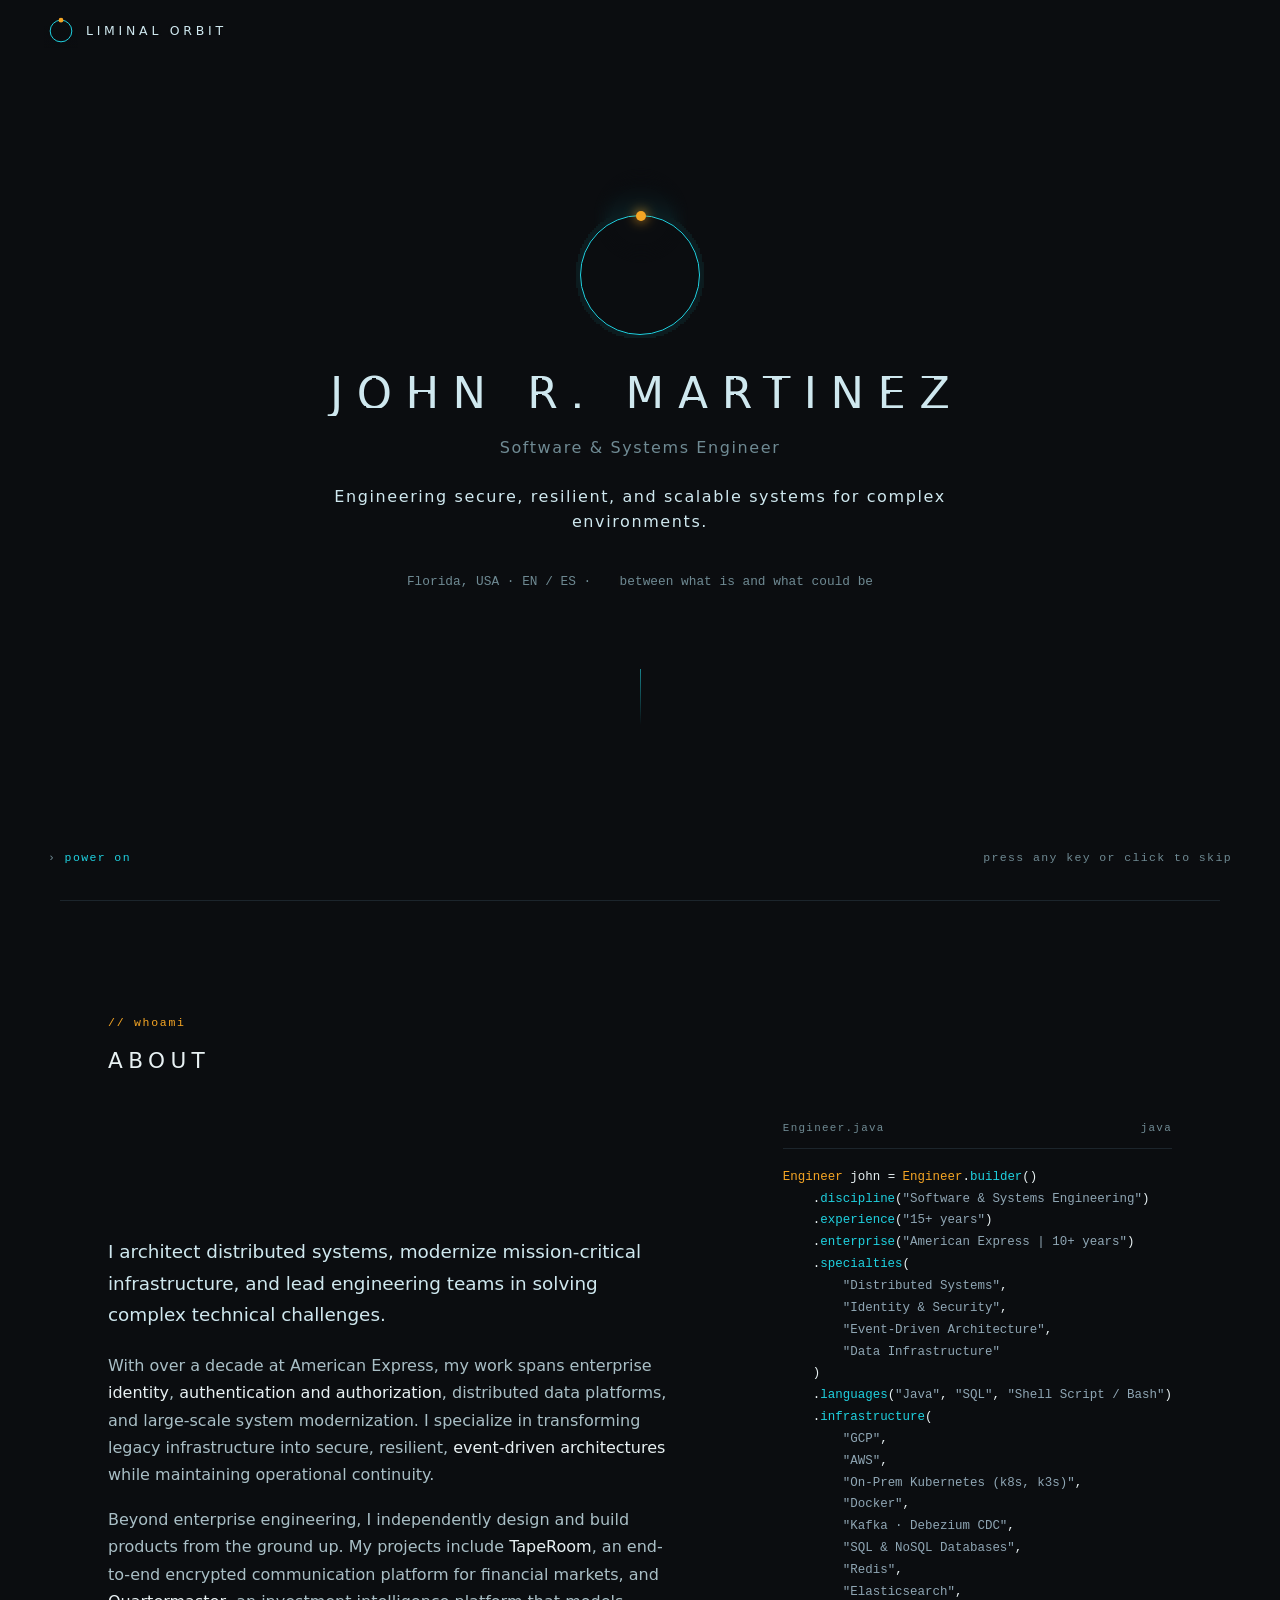
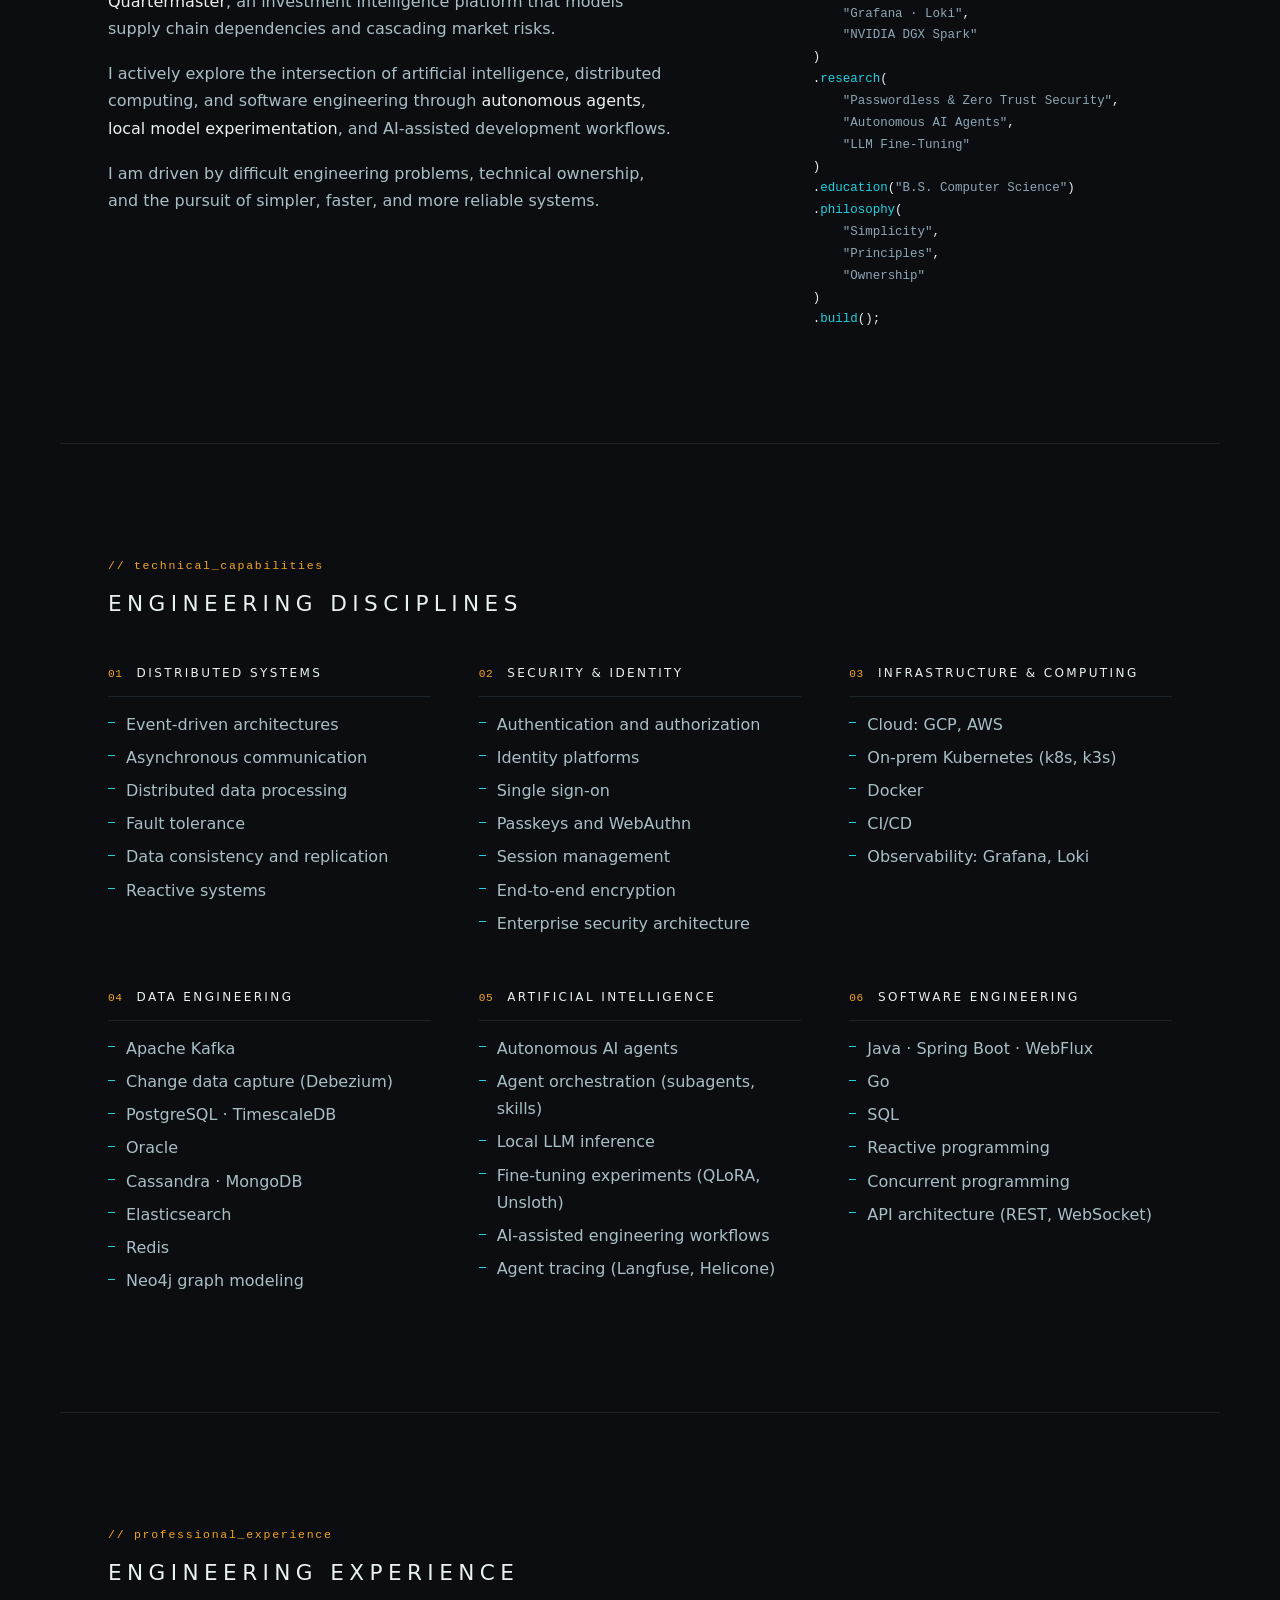
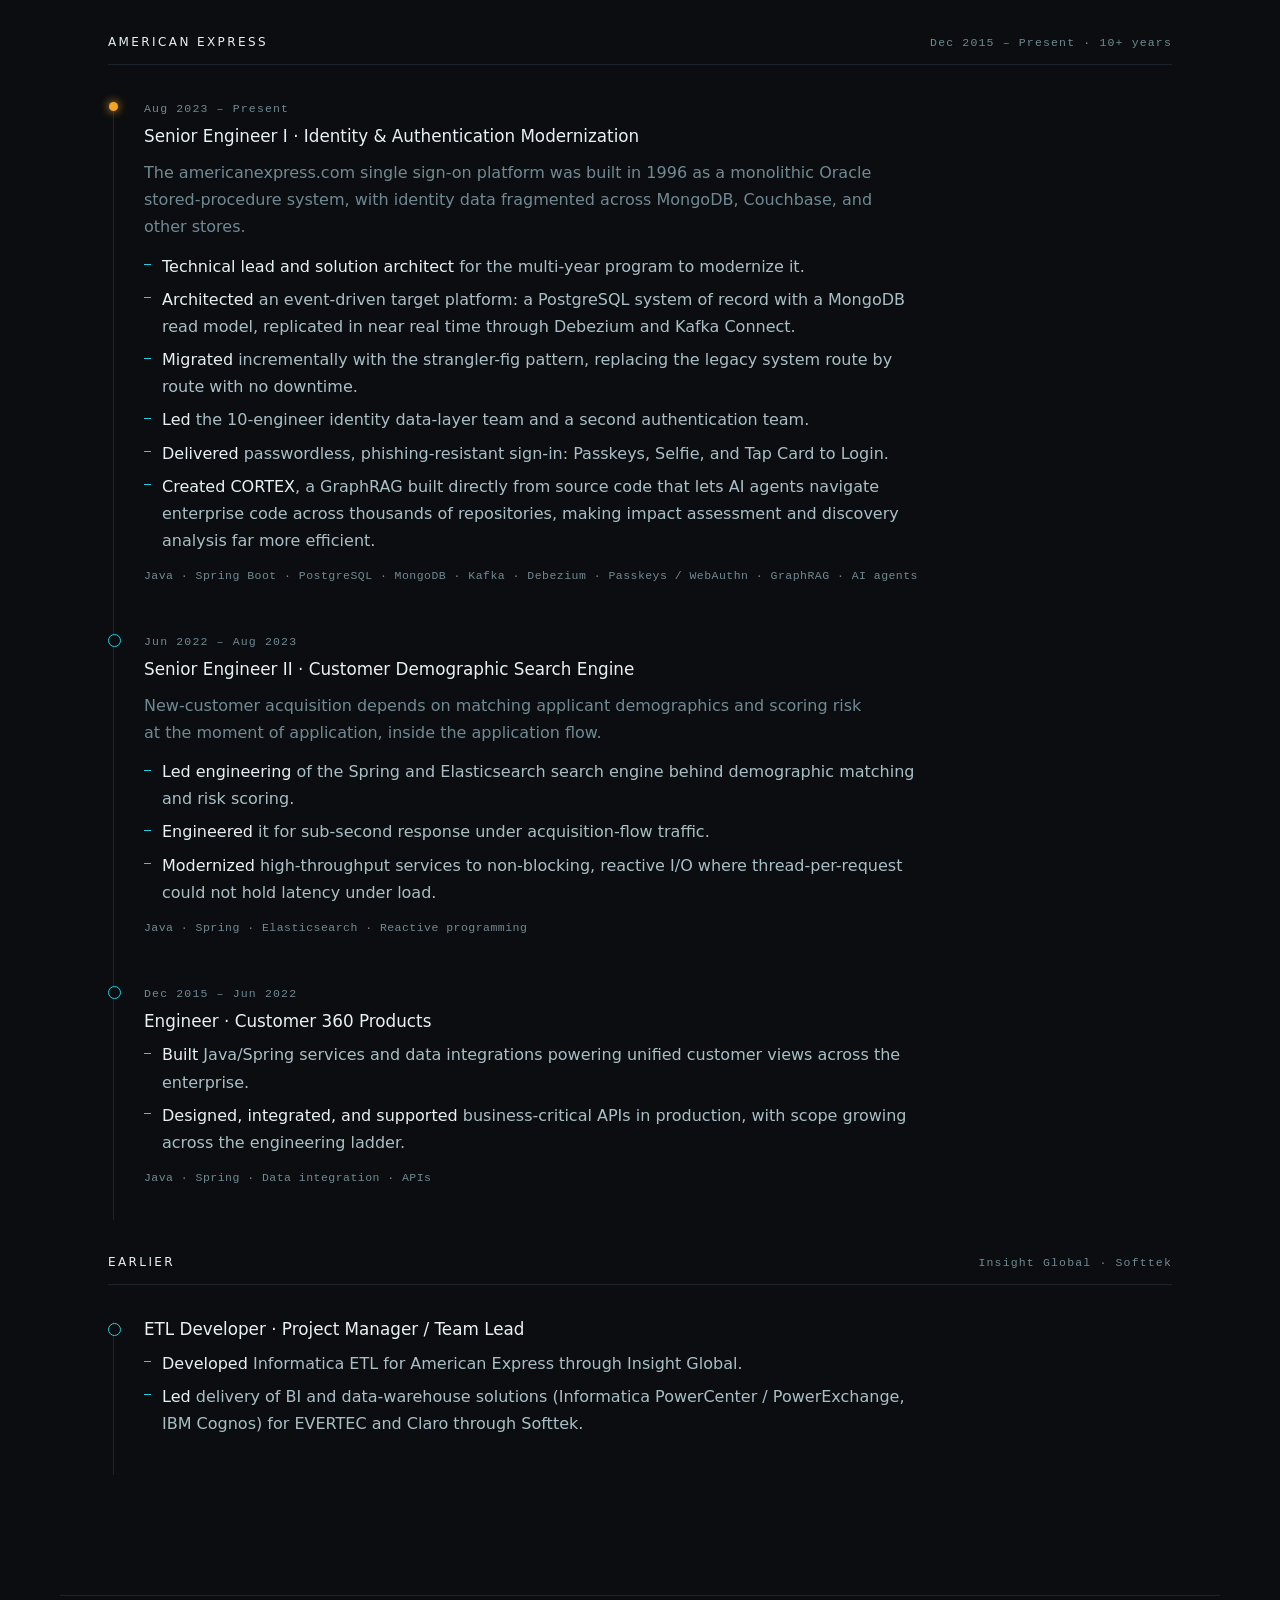
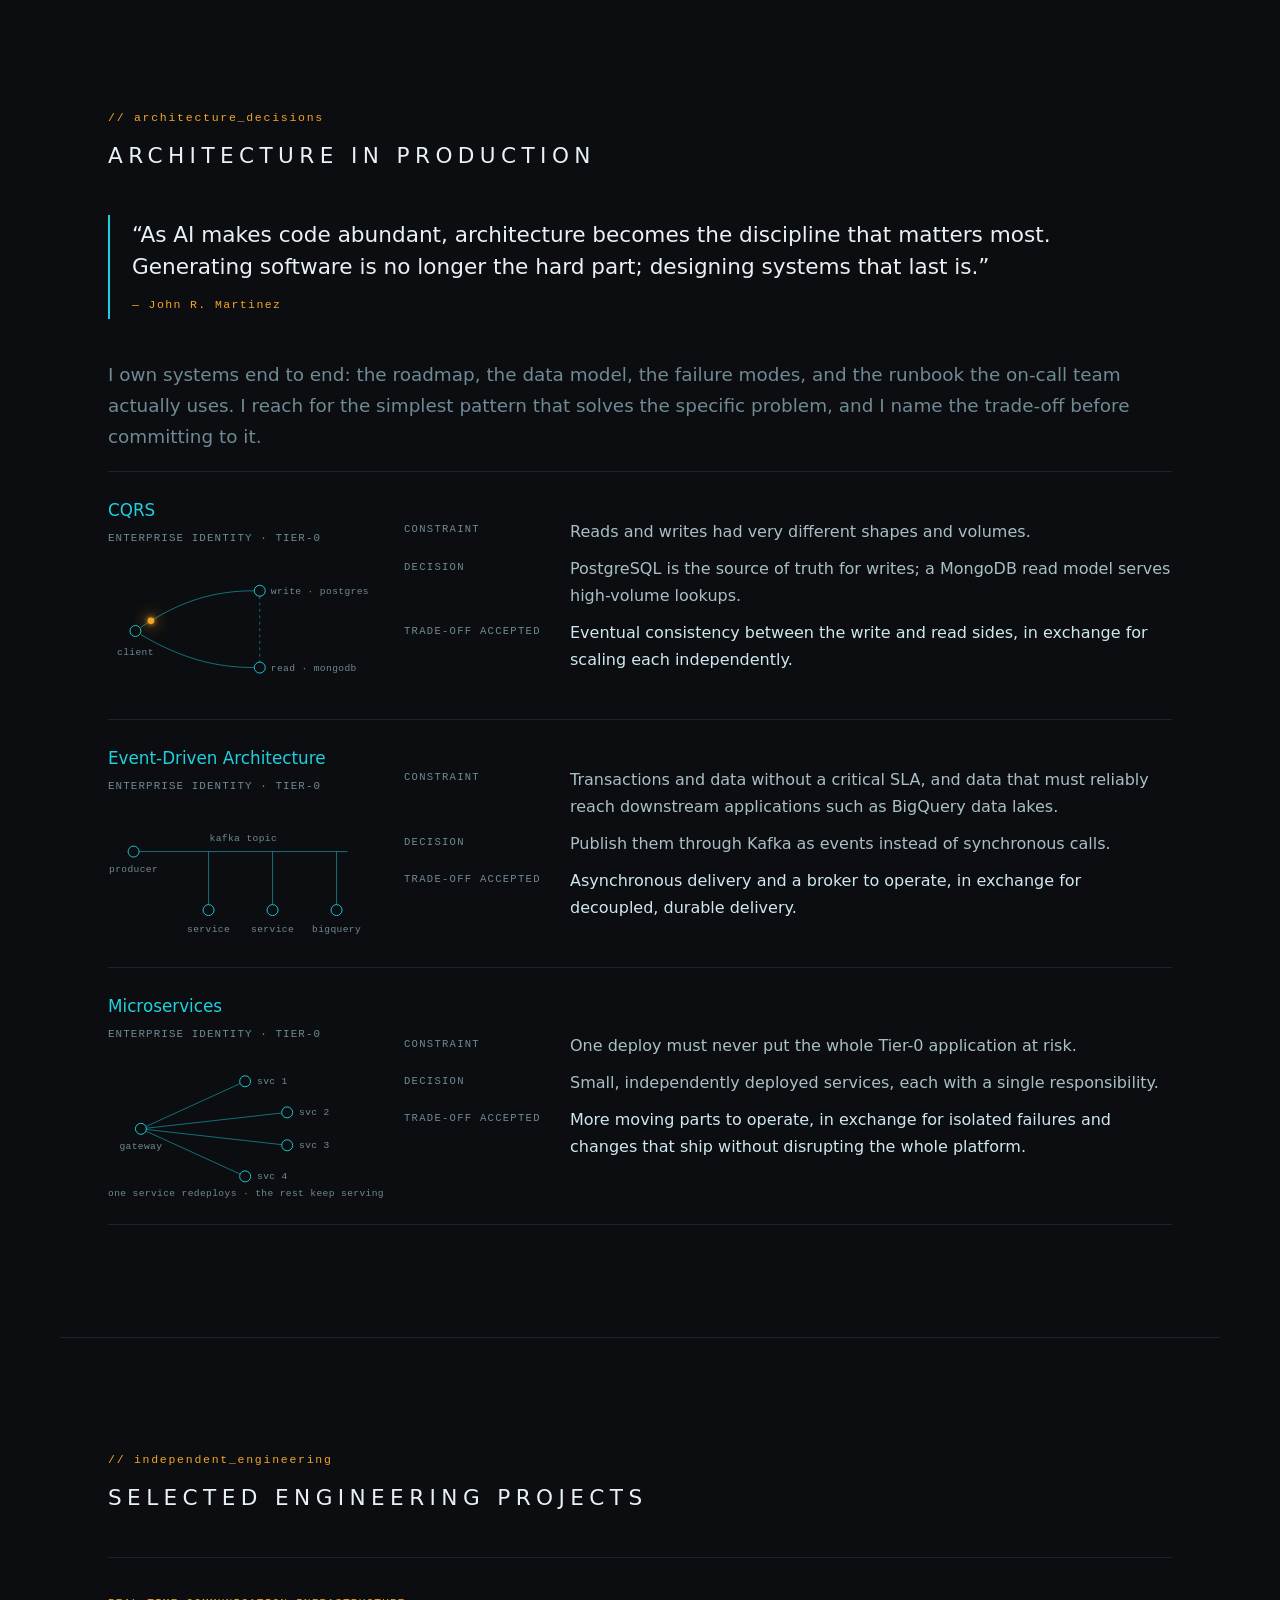
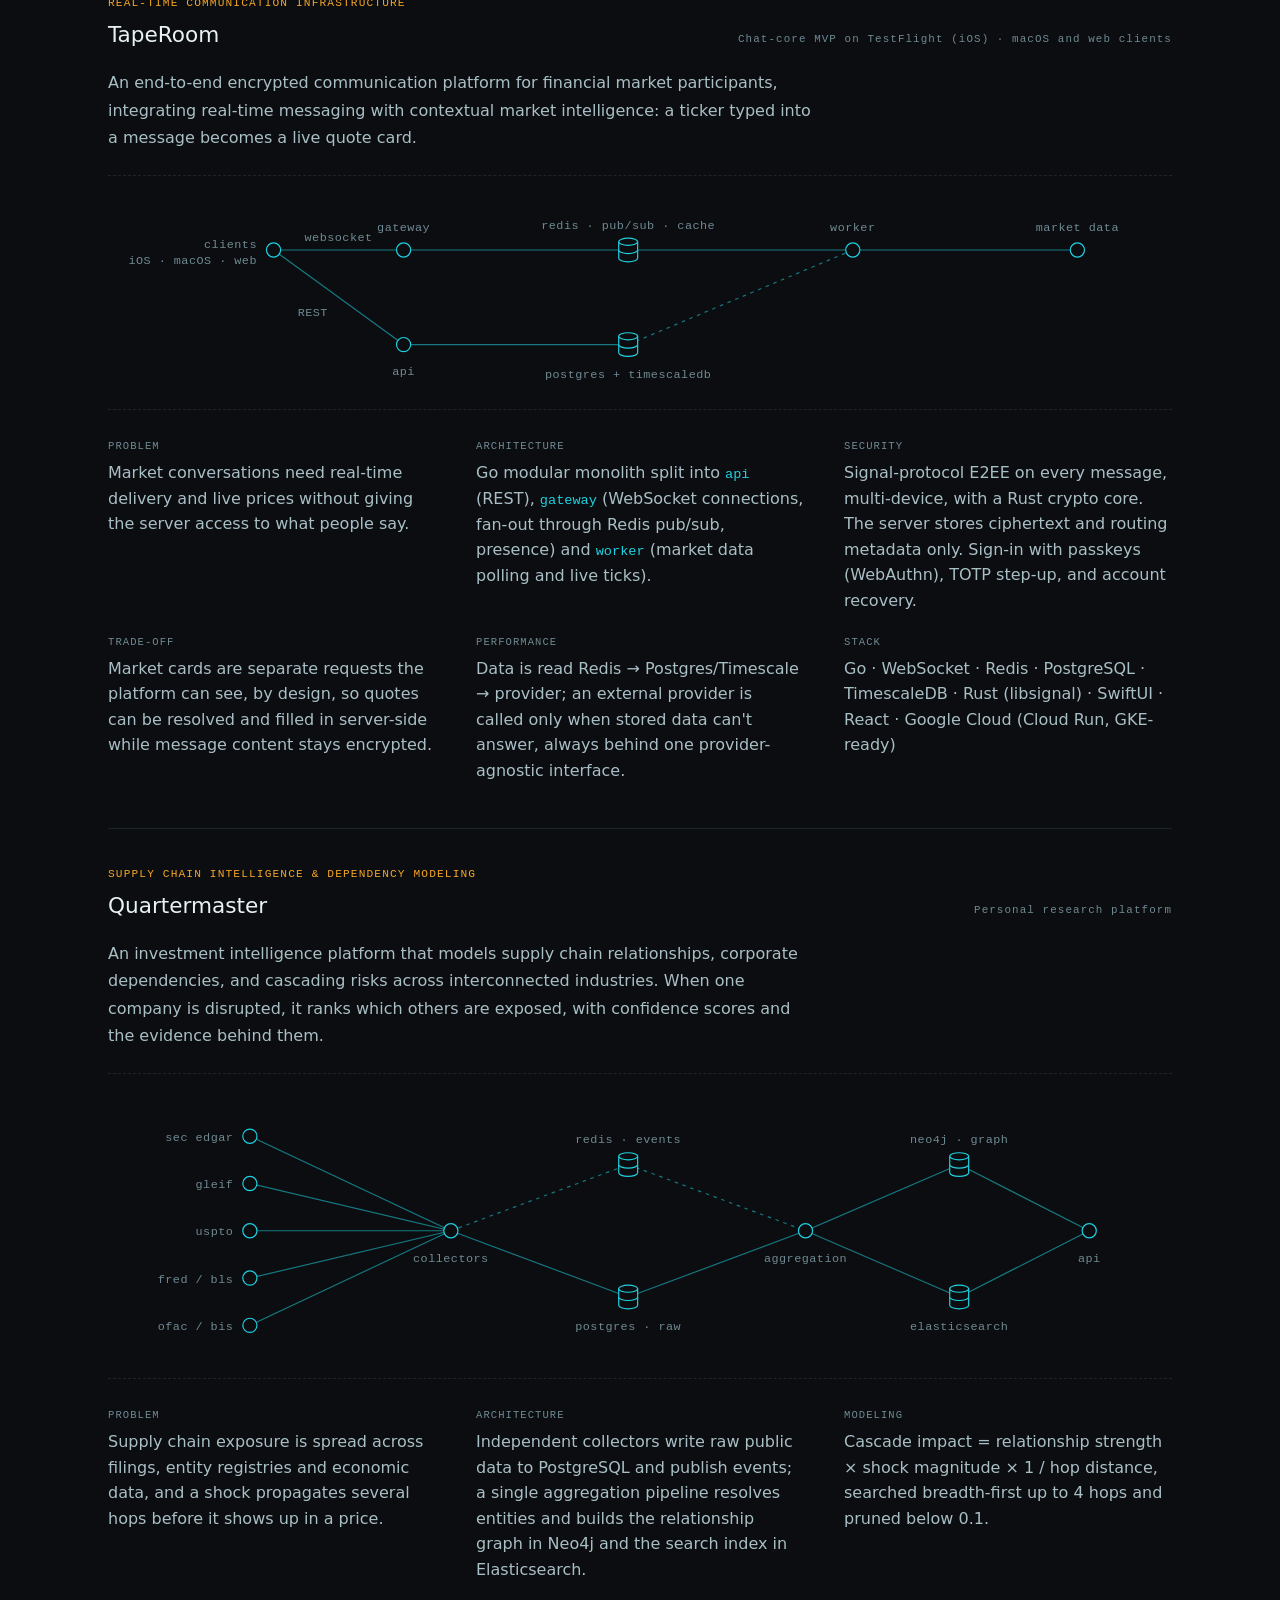
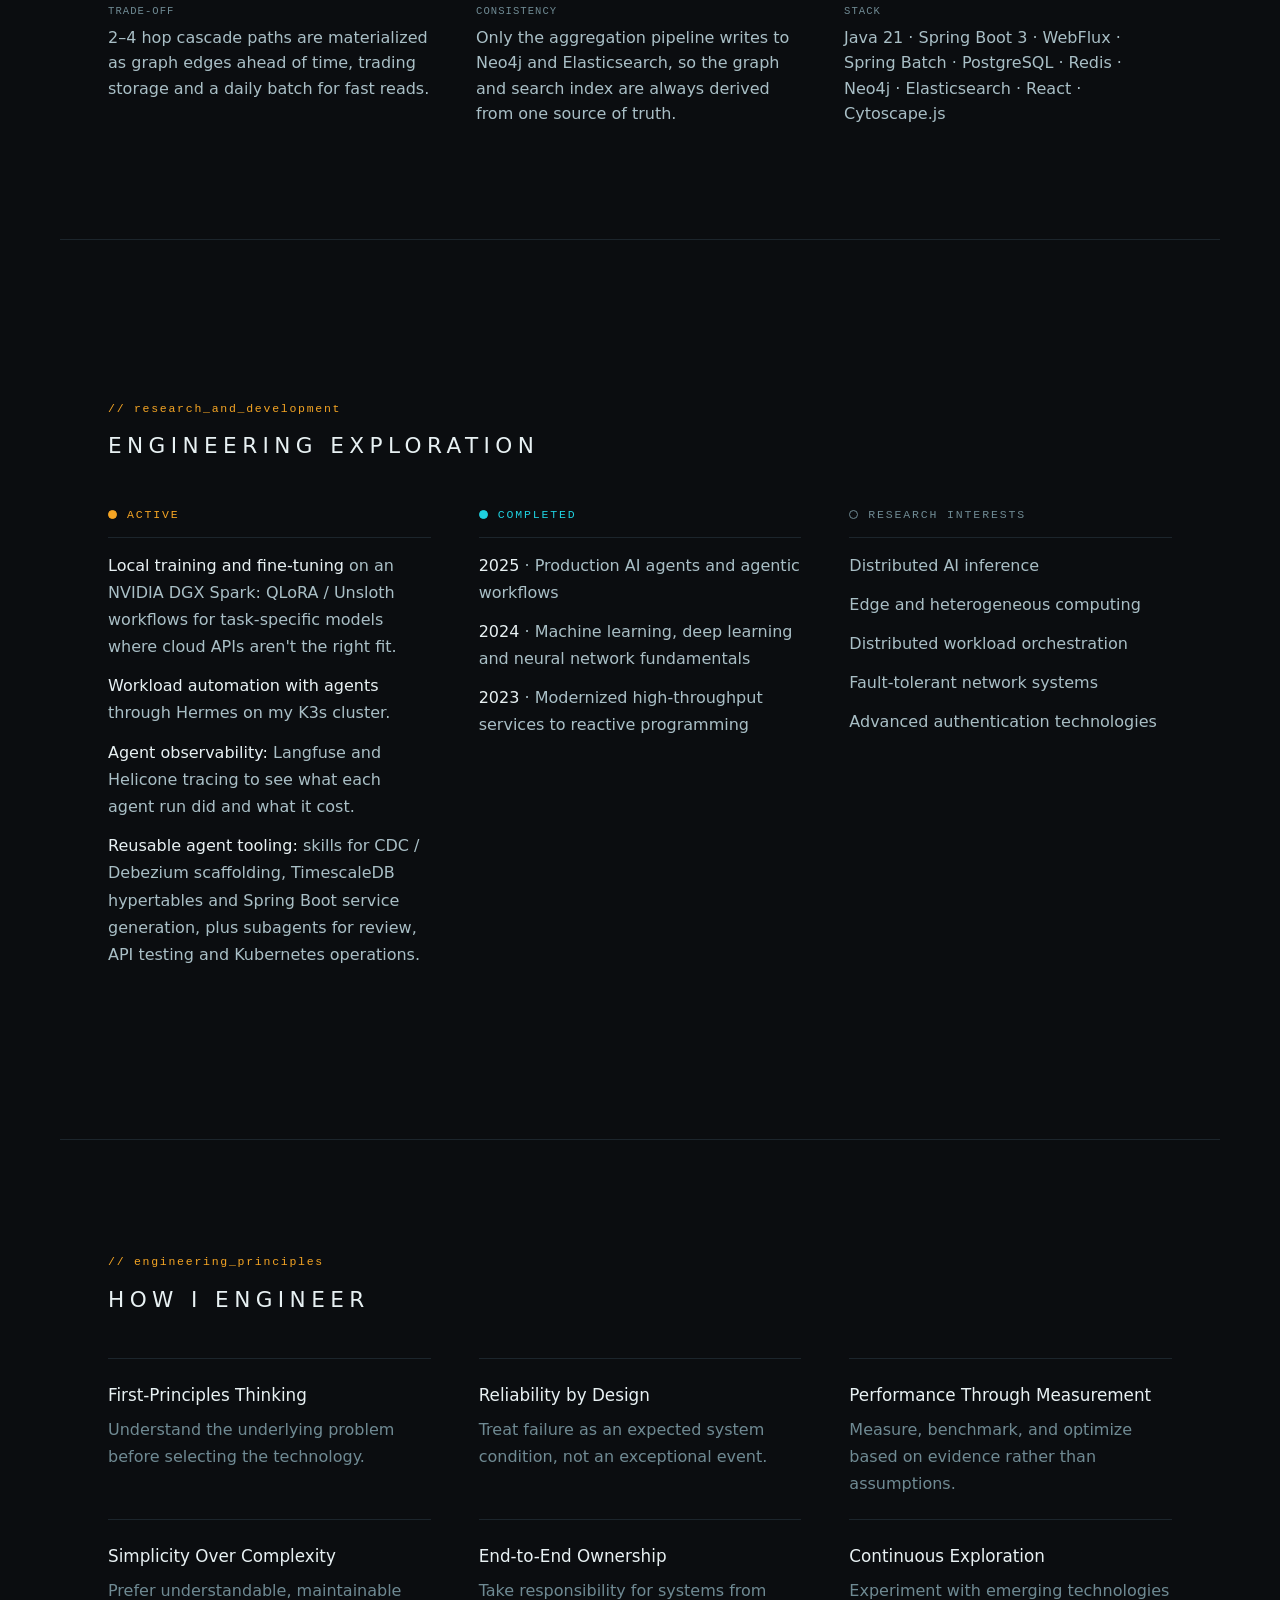
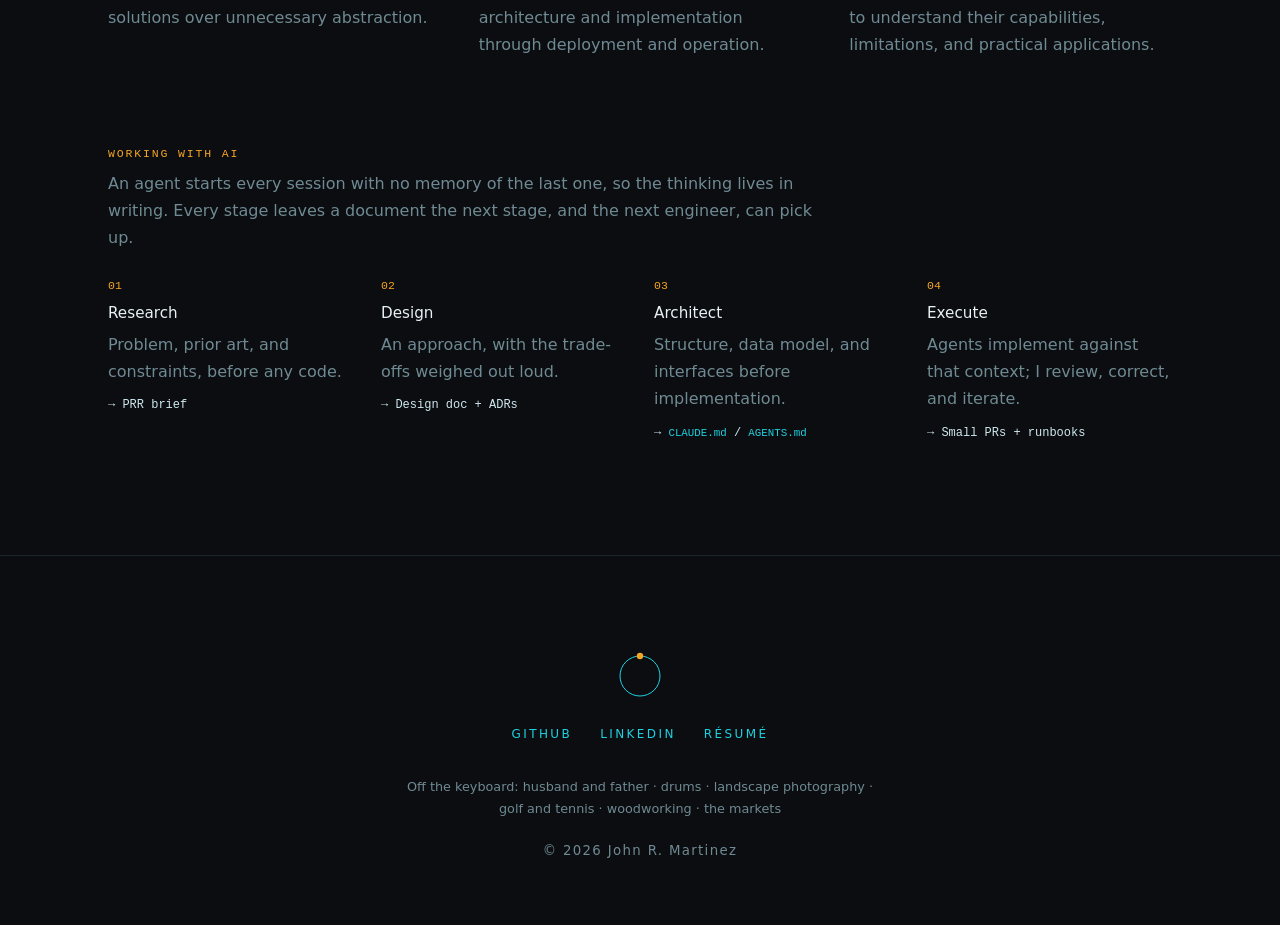
<file: site/index.html>
<!doctype html>
<html lang="en">
<head>
  <meta charset="utf-8">
  <meta name="viewport" content="width=device-width, initial-scale=1">
  <title>John R. Martinez · Software &amp; Systems Engineer</title>
  <meta name="description" content="John R. Martinez: Software & Systems Engineer. Distributed systems, mission-critical identity infrastructure, and AI.">
  <meta name="theme-color" content="#0b0d10">
  <link rel="icon" href="favicon.svg" type="image/svg+xml">
  <link rel="stylesheet" href="styles.css?v=21">
  <!-- Arm the loading intro before first paint (skipped for reduced-motion users). -->
  <script>
    if (!matchMedia("(prefers-reduced-motion: reduce)").matches) {
      document.documentElement.classList.add("intro");
      history.scrollRestoration = "manual";
    }
  </script>
</head>
<body>

<div id="intro" aria-hidden="true">
  <div class="intro-hud">
    <span>› <span id="intro-status">booting construct</span></span>
    <span class="intro-skip">press any key or click to skip</span>
  </div>
</div>

<nav class="nav" aria-label="Sections">
  <a class="brand" href="#top" aria-label="Home">
    <svg class="orbit" viewBox="0 0 120 120" aria-hidden="true">
      <circle class="ring" cx="60" cy="60" r="50"/>
      <circle class="dot" cx="60" cy="10" r="11"/>
    </svg>
    Liminal Orbit
  </a>
  <ul class="rail">
    <li class="rail-track" aria-hidden="true"><span class="rail-dot"></span></li>
    <li><a href="#top">Home</a></li>
    <li><a href="#about">About</a></li>
    <li><a href="#disciplines">Disciplines</a></li>
    <li><a href="#experience">Experience</a></li>
    <li><a href="#work">Architecture</a></li>
    <li><a href="#projects">Projects</a></li>
    <li><a href="#research">Research</a></li>
    <li><a href="#principles">Principles</a></li>
  </ul>
</nav>

<header class="hero" id="top">
  <div class="orbit-mark" aria-hidden="true"></div>
  <h1>John R. Martinez</h1>
  <p class="tagline">Software &amp; Systems Engineer</p>
  <p class="statement">Engineering secure, resilient, and scalable systems for complex environments.</p>
  <p class="status">Florida, USA · EN / ES · <span class="glow-dot" aria-hidden="true"></span> between what is and what could be</p>
  <div class="scroll-cue" aria-hidden="true"></div>
</header>

<main>

  <!-- ============ About ============ -->
  <section id="about">
    <p class="eyebrow">// whoami</p>
    <h2>About</h2>
    <div class="about-grid">
    <div class="prose">
      <p class="lede">I architect distributed systems, modernize mission-critical infrastructure, and lead engineering teams in solving complex technical challenges.</p>
      <p>With over a decade at American Express, my work spans enterprise <strong>identity</strong>, <strong>authentication and authorization</strong>, distributed data platforms, and large-scale system modernization. I specialize in transforming legacy infrastructure into secure, resilient, <strong>event-driven architectures</strong> while maintaining operational continuity.</p>
      <p>Beyond enterprise engineering, I independently design and build products from the ground up. My projects include <strong>TapeRoom</strong>, an end-to-end encrypted communication platform for financial markets, and <strong>Quartermaster</strong>, an investment intelligence platform that models supply chain dependencies and cascading market risks.</p>
      <p>I actively explore the intersection of artificial intelligence, distributed computing, and software engineering through <strong>autonomous agents</strong>, <strong>local model experimentation</strong>, and AI-assisted development workflows.</p>
      <p>I am driven by difficult engineering problems, technical ownership, and the pursuit of simpler, faster, and more reliable systems.</p>
    </div>

    <figure class="code" aria-label="Engineering identity, written as a Java builder">
      <figcaption><span>Engineer.java</span><span>java</span></figcaption>
<pre class="terminal"><code><span class="t">Engineer</span> john = <span class="t">Engineer</span>.<span class="k">builder</span>()
    .<span class="k">discipline</span>(<span class="s">"Software &amp; Systems Engineering"</span>)
    .<span class="k">experience</span>(<span class="s">"15+ years"</span>)
    .<span class="k">enterprise</span>(<span class="s">"American Express | 10+ years"</span>)
    .<span class="k">specialties</span>(
        <span class="s">"Distributed Systems"</span>,
        <span class="s">"Identity &amp; Security"</span>,
        <span class="s">"Event-Driven Architecture"</span>,
        <span class="s">"Data Infrastructure"</span>
    )
    .<span class="k">languages</span>(<span class="s">"Java"</span>, <span class="s">"SQL"</span>, <span class="s">"Shell Script / Bash"</span>)
    .<span class="k">infrastructure</span>(
        <span class="s">"GCP"</span>,
        <span class="s">"AWS"</span>,
        <span class="s">"On-Prem Kubernetes (k8s, k3s)"</span>,
        <span class="s">"Docker"</span>,
        <span class="s">"Kafka · Debezium CDC"</span>,
        <span class="s">"SQL &amp; NoSQL Databases"</span>,
        <span class="s">"Redis"</span>,
        <span class="s">"Elasticsearch"</span>,
        <span class="s">"Grafana · Loki"</span>,
        <span class="s">"NVIDIA DGX Spark"</span>
    )
    .<span class="k">research</span>(
        <span class="s">"Passwordless &amp; Zero Trust Security"</span>,
        <span class="s">"Autonomous AI Agents"</span>,
        <span class="s">"LLM Fine-Tuning"</span>
    )
    .<span class="k">education</span>(<span class="s">"B.S. Computer Science"</span>)
    .<span class="k">philosophy</span>(
        <span class="s">"Simplicity"</span>,
        <span class="s">"Principles"</span>,
        <span class="s">"Ownership"</span>
    )
    .<span class="k">build</span>();</code></pre>
    </figure>
    </div>
  </section>

  <!-- ============ Disciplines ============ -->
  <section id="disciplines">
    <p class="eyebrow">// technical_capabilities</p>
    <h2>Engineering Disciplines</h2>
    <div class="disciplines">
      <div>
        <h3><span>01</span>Distributed Systems</h3>
        <ul>
          <li>Event-driven architectures</li>
          <li>Asynchronous communication</li>
          <li>Distributed data processing</li>
          <li>Fault tolerance</li>
          <li>Data consistency and replication</li>
          <li>Reactive systems</li>
        </ul>
      </div>
      <div>
        <h3><span>02</span>Security &amp; Identity</h3>
        <ul>
          <li>Authentication and authorization</li>
          <li>Identity platforms</li>
          <li>Single sign-on</li>
          <li>Passkeys and WebAuthn</li>
          <li>Session management</li>
          <li>End-to-end encryption</li>
          <li>Enterprise security architecture</li>
        </ul>
      </div>
      <div>
        <h3><span>03</span>Infrastructure &amp; Computing</h3>
        <ul>
          <li>Cloud: GCP, AWS</li>
          <li>On-prem Kubernetes (k8s, k3s)</li>
          <li>Docker</li>
          <li>CI/CD</li>
          <li>Observability: Grafana, Loki</li>
        </ul>
      </div>
      <div>
        <h3><span>04</span>Data Engineering</h3>
        <ul>
          <li>Apache Kafka</li>
          <li>Change data capture (Debezium)</li>
          <li>PostgreSQL · TimescaleDB</li>
          <li>Oracle</li>
          <li>Cassandra · MongoDB</li>
          <li>Elasticsearch</li>
          <li>Redis</li>
          <li>Neo4j graph modeling</li>
        </ul>
      </div>
      <div>
        <h3><span>05</span>Artificial Intelligence</h3>
        <ul>
          <li>Autonomous AI agents</li>
          <li>Agent orchestration (subagents, skills)</li>
          <li>Local LLM inference</li>
          <li>Fine-tuning experiments (QLoRA, Unsloth)</li>
          <li>AI-assisted engineering workflows</li>
          <li>Agent tracing (Langfuse, Helicone)</li>
        </ul>
      </div>
      <div>
        <h3><span>06</span>Software Engineering</h3>
        <ul>
          <li>Java · Spring Boot · WebFlux</li>
          <li>Go</li>
          <li>SQL</li>
          <li>Reactive programming</li>
          <li>Concurrent programming</li>
          <li>API architecture (REST, WebSocket)</li>
        </ul>
      </div>
    </div>
  </section>

  <!-- ============ Experience ============ -->
  <section id="experience">
    <p class="eyebrow">// professional_experience</p>
    <h2>Engineering Experience</h2>
    <p class="org"><strong>American Express</strong><span>Dec 2015 – Present · 10+ years</span></p>
    <ol class="timeline">
      <li>
        <span class="when">Aug 2023 – Present</span>
        <h3>Senior Engineer I · Identity &amp; Authentication Modernization</h3>
        <p class="problem">The americanexpress.com single sign-on platform was built in 1996 as a monolithic Oracle stored-procedure system, with identity data fragmented across MongoDB, Couchbase, and other stores.</p>
        <ul>
          <li><strong>Technical lead and solution architect</strong> for the multi-year program to modernize it.</li>
          <li><strong>Architected</strong> an event-driven target platform: a PostgreSQL system of record with a MongoDB read model, replicated in near real time through Debezium and Kafka Connect.</li>
          <li><strong>Migrated</strong> incrementally with the strangler-fig pattern, replacing the legacy system route by route with no downtime.</li>
          <li><strong>Led</strong> the 10-engineer identity data-layer team and a second authentication team.</li>
          <li><strong>Delivered</strong> passwordless, phishing-resistant sign-in: Passkeys, Selfie, and Tap Card to Login.</li>
          <li><strong>Created CORTEX</strong>, a GraphRAG built directly from source code that lets AI agents navigate enterprise code across thousands of repositories, making impact assessment and discovery analysis far more efficient.</li>
        </ul>
        <p class="stack">Java · Spring Boot · PostgreSQL · MongoDB · Kafka · Debezium · Passkeys / WebAuthn · GraphRAG · AI agents</p>
      </li>
      <li>
        <span class="when">Jun 2022 – Aug 2023</span>
        <h3>Senior Engineer II · Customer Demographic Search Engine</h3>
        <p class="problem">New-customer acquisition depends on matching applicant demographics and scoring risk at the moment of application, inside the application flow.</p>
        <ul>
          <li><strong>Led engineering</strong> of the Spring and Elasticsearch search engine behind demographic matching and risk scoring.</li>
          <li><strong>Engineered</strong> it for sub-second response under acquisition-flow traffic.</li>
          <li><strong>Modernized</strong> high-throughput services to non-blocking, reactive I/O where thread-per-request could not hold latency under load.</li>
        </ul>
        <p class="stack">Java · Spring · Elasticsearch · Reactive programming</p>
      </li>
      <li>
        <span class="when">Dec 2015 – Jun 2022</span>
        <h3>Engineer · Customer 360 Products</h3>
        <ul>
          <li><strong>Built</strong> Java/Spring services and data integrations powering unified customer views across the enterprise.</li>
          <li><strong>Designed, integrated, and supported</strong> business-critical APIs in production, with scope growing across the engineering ladder.</li>
        </ul>
        <p class="stack">Java · Spring · Data integration · APIs</p>
      </li>
    </ol>
    <p class="org"><strong>Earlier</strong><span>Insight Global · Softtek</span></p>
    <ol class="timeline">
      <li>
        <h3>ETL Developer · Project Manager / Team Lead</h3>
        <ul>
          <li><strong>Developed</strong> Informatica ETL for American Express through Insight Global.</li>
          <li><strong>Led</strong> delivery of BI and data-warehouse solutions (Informatica PowerCenter / PowerExchange, IBM Cognos) for EVERTEC and Claro through Softtek.</li>
        </ul>
      </li>
    </ol>
  </section>

  <!-- ============ Architecture decisions ============ -->
  <section id="work">
    <p class="eyebrow">// architecture_decisions</p>
    <h2>Architecture in Production</h2>
    <blockquote class="quote">
      <p>&ldquo;As AI makes code abundant, architecture becomes the discipline that matters most.
      Generating software is no longer the hard part; designing systems that last is.&rdquo;</p>
      <cite>John R. Martinez</cite>
    </blockquote>
    <p class="lede muted full">
      I own systems end to end: the roadmap, the data model, the failure modes, and the runbook the
      on-call team actually uses. I reach for the simplest pattern that solves the specific problem,
      and I name the trade-off before committing to it.
    </p>
    <div class="patterns">
      <article class="pattern">
        <header><h3>CQRS</h3><p class="where">Enterprise identity · Tier-0</p><figure class="diagram"><svg viewBox="0 0 280 140" role="img" aria-labelledby="t-cqrs d-cqrs"><title id="t-cqrs">CQRS</title><desc id="d-cqrs">A client sends a write to PostgreSQL; it syncs to the MongoDB read model, which serves a stream of reads back to the client.</desc><path d="M36,66 C80,36 118,26 160,26" class="l"/><path d="M166,32 L166,104" class="l dash"/><path d="M160,110 C118,110 80,100 36,74" class="l"/><circle cx="30" cy="70" r="6" class="n"/><text x="30" y="96" text-anchor="middle">client</text><circle cx="166" cy="26" r="6" class="n"/><text x="178" y="30" text-anchor="start">write · postgres</text><circle cx="166" cy="110" r="6" class="n"/><text x="178" y="114" text-anchor="start">read · mongodb</text><circle r="3.6" class="d" opacity="0"><animateMotion dur="6s" repeatCount="indefinite" calcMode="linear" keyPoints="0;0;1;1" keyTimes="0;0.020;0.300;1" path="M36,66 C80,36 118,26 160,26"/><animate attributeName="opacity" dur="6s" repeatCount="indefinite" calcMode="discrete" values="0;1;0" keyTimes="0;0.020;0.300"/></circle><circle r="3.6" class="d" opacity="0"><animateMotion dur="6s" repeatCount="indefinite" calcMode="linear" keyPoints="0;0;1;1" keyTimes="0;0.320;0.500;1" path="M166,32 L166,104"/><animate attributeName="opacity" dur="6s" repeatCount="indefinite" calcMode="discrete" values="0;1;0" keyTimes="0;0.320;0.500"/></circle><circle r="3.6" class="d" opacity="0"><animateMotion dur="6s" repeatCount="indefinite" calcMode="linear" keyPoints="0;0;1;1" keyTimes="0;0.080;0.240;1" path="M160,110 C118,110 80,100 36,74"/><animate attributeName="opacity" dur="6s" repeatCount="indefinite" calcMode="discrete" values="0;1;0" keyTimes="0;0.080;0.240"/></circle><circle r="3.6" class="d" opacity="0"><animateMotion dur="6s" repeatCount="indefinite" calcMode="linear" keyPoints="0;0;1;1" keyTimes="0;0.260;0.420;1" path="M160,110 C118,110 80,100 36,74"/><animate attributeName="opacity" dur="6s" repeatCount="indefinite" calcMode="discrete" values="0;1;0" keyTimes="0;0.260;0.420"/></circle><circle r="3.6" class="d" opacity="0"><animateMotion dur="6s" repeatCount="indefinite" calcMode="linear" keyPoints="0;0;1;1" keyTimes="0;0.440;0.600;1" path="M160,110 C118,110 80,100 36,74"/><animate attributeName="opacity" dur="6s" repeatCount="indefinite" calcMode="discrete" values="0;1;0" keyTimes="0;0.440;0.600"/></circle><circle r="3.6" class="d" opacity="0"><animateMotion dur="6s" repeatCount="indefinite" calcMode="linear" keyPoints="0;0;1;1" keyTimes="0;0.620;0.780;1" path="M160,110 C118,110 80,100 36,74"/><animate attributeName="opacity" dur="6s" repeatCount="indefinite" calcMode="discrete" values="0;1;0" keyTimes="0;0.620;0.780"/></circle><circle r="3.6" class="d" opacity="0"><animateMotion dur="6s" repeatCount="indefinite" calcMode="linear" keyPoints="0;0;1;1" keyTimes="0;0.800;0.960;1" path="M160,110 C118,110 80,100 36,74"/><animate attributeName="opacity" dur="6s" repeatCount="indefinite" calcMode="discrete" values="0;1;0" keyTimes="0;0.800;0.960"/></circle></svg></figure></header>
        <dl>
          <div><dt>Constraint</dt><dd>Reads and writes had very different shapes and volumes.</dd></div>
          <div><dt>Decision</dt><dd>PostgreSQL is the source of truth for writes; a MongoDB read model serves high-volume lookups.</dd></div>
          <div><dt>Trade-off accepted</dt><dd>Eventual consistency between the write and read sides, in exchange for scaling each independently.</dd></div>
        </dl>
      </article>
      <article class="pattern">
        <header><h3>Event-Driven Architecture</h3><p class="where">Enterprise identity · Tier-0</p><figure class="diagram"><svg viewBox="0 0 280 140" role="img" aria-labelledby="t-eda d-eda"><title id="t-eda">Event-driven architecture</title><desc id="d-eda">A producer publishes an event to a Kafka topic; each consumer, including a BigQuery data lake, receives it asynchronously.</desc><path d="M34,40 L262,40" class="l"/><circle cx="28" cy="40" r="6" class="n"/><text x="28" y="62" text-anchor="middle">producer</text><text x="148" y="28" text-anchor="middle">kafka topic</text><path d="M110,40 L110,98" class="l"/><circle cx="110" cy="104" r="6" class="n"/><text x="110" y="128" text-anchor="middle">service</text><path d="M180,40 L180,98" class="l"/><circle cx="180" cy="104" r="6" class="n"/><text x="180" y="128" text-anchor="middle">service</text><path d="M250,40 L250,98" class="l"/><circle cx="250" cy="104" r="6" class="n"/><text x="250" y="128" text-anchor="middle">bigquery</text><circle r="3.6" class="d" opacity="0"><animateMotion dur="6s" repeatCount="indefinite" calcMode="linear" keyPoints="0;0;1;1" keyTimes="0;0.020;0.620;1" path="M34,40 L262,40"/><animate attributeName="opacity" dur="6s" repeatCount="indefinite" calcMode="discrete" values="0;1;0" keyTimes="0;0.020;0.620"/></circle><circle r="3.6" class="d" opacity="0"><animateMotion dur="6s" repeatCount="indefinite" calcMode="linear" keyPoints="0;0;1;1" keyTimes="0;0.220;0.420;1" path="M110,40 L110,98"/><animate attributeName="opacity" dur="6s" repeatCount="indefinite" calcMode="discrete" values="0;1;0" keyTimes="0;0.220;0.420"/></circle><circle r="3.6" class="d" opacity="0"><animateMotion dur="6s" repeatCount="indefinite" calcMode="linear" keyPoints="0;0;1;1" keyTimes="0;0.404;0.604;1" path="M180,40 L180,98"/><animate attributeName="opacity" dur="6s" repeatCount="indefinite" calcMode="discrete" values="0;1;0" keyTimes="0;0.404;0.604"/></circle><circle r="3.6" class="d" opacity="0"><animateMotion dur="6s" repeatCount="indefinite" calcMode="linear" keyPoints="0;0;1;1" keyTimes="0;0.588;0.788;1" path="M250,40 L250,98"/><animate attributeName="opacity" dur="6s" repeatCount="indefinite" calcMode="discrete" values="0;1;0" keyTimes="0;0.588;0.788"/></circle></svg></figure></header>
        <dl>
          <div><dt>Constraint</dt><dd>Transactions and data without a critical SLA, and data that must reliably reach downstream applications such as BigQuery data lakes.</dd></div>
          <div><dt>Decision</dt><dd>Publish them through Kafka as events instead of synchronous calls.</dd></div>
          <div><dt>Trade-off accepted</dt><dd>Asynchronous delivery and a broker to operate, in exchange for decoupled, durable delivery.</dd></div>
        </dl>
      </article>
      <article class="pattern">
        <header><h3>Microservices</h3><p class="where">Enterprise identity · Tier-0</p><figure class="diagram"><svg viewBox="0 0 280 150" role="img" aria-labelledby="t-ms d-ms"><title id="t-ms">Microservices</title><desc id="d-ms">A gateway routes traffic to four small services; each one redeploys in turn while the others keep serving traffic.</desc><circle cx="36" cy="72" r="6" class="n"/><text x="36" y="94" text-anchor="middle">gateway</text><path d="M41.5,69.5 L144.5,22.5" class="l"/><g><circle cx="150" cy="20" r="6" class="n"/><animate attributeName="opacity" dur="6s" repeatCount="indefinite" calcMode="discrete" values="1;0.2;1" keyTimes="0;0.060;0.200"/></g><text x="163" y="23" text-anchor="start">svc 1</text><circle cx="150" cy="20" r="9" class="flash" opacity="0"><animate attributeName="opacity" dur="6s" repeatCount="indefinite" values="0;0;0.9;0;0" keyTimes="0;0.200;0.210;0.260;1"/></circle><circle r="3.6" class="d" opacity="0"><animateMotion dur="6s" repeatCount="indefinite" calcMode="linear" keyPoints="0;0;1;1" keyTimes="0;0.338;0.448;1" path="M41.5,69.5 L144.5,22.5"/><animate attributeName="opacity" dur="6s" repeatCount="indefinite" calcMode="discrete" values="0;1;0" keyTimes="0;0.338;0.448"/></circle><circle r="3.6" class="d" opacity="0"><animateMotion dur="6s" repeatCount="indefinite" calcMode="linear" keyPoints="0;0;1;1" keyTimes="0;0.505;0.615;1" path="M41.5,69.5 L144.5,22.5"/><animate attributeName="opacity" dur="6s" repeatCount="indefinite" calcMode="discrete" values="0;1;0" keyTimes="0;0.505;0.615"/></circle><circle r="3.6" class="d" opacity="0"><animateMotion dur="6s" repeatCount="indefinite" calcMode="linear" keyPoints="0;0;1;1" keyTimes="0;0.672;0.782;1" path="M41.5,69.5 L144.5,22.5"/><animate attributeName="opacity" dur="6s" repeatCount="indefinite" calcMode="discrete" values="0;1;0" keyTimes="0;0.672;0.782"/></circle><circle r="3.6" class="d" opacity="0"><animateMotion dur="6s" repeatCount="indefinite" calcMode="linear" keyPoints="0;0;1;1" keyTimes="0;0.838;0.948;1" path="M41.5,69.5 L144.5,22.5"/><animate attributeName="opacity" dur="6s" repeatCount="indefinite" calcMode="discrete" values="0;1;0" keyTimes="0;0.838;0.948"/></circle><path d="M42.0,71.3 L190.0,54.7" class="l"/><g><circle cx="196" cy="54" r="6" class="n"/><animate attributeName="opacity" dur="6s" repeatCount="indefinite" calcMode="discrete" values="1;0.2;1" keyTimes="0;0.290;0.430"/></g><text x="209" y="57" text-anchor="start">svc 2</text><circle cx="196" cy="54" r="9" class="flash" opacity="0"><animate attributeName="opacity" dur="6s" repeatCount="indefinite" values="0;0;0.9;0;0" keyTimes="0;0.430;0.440;0.490;1"/></circle><circle r="3.6" class="d" opacity="0"><animateMotion dur="6s" repeatCount="indefinite" calcMode="linear" keyPoints="0;0;1;1" keyTimes="0;0.050;0.160;1" path="M42.0,71.3 L190.0,54.7"/><animate attributeName="opacity" dur="6s" repeatCount="indefinite" calcMode="discrete" values="0;1;0" keyTimes="0;0.050;0.160"/></circle><circle r="3.6" class="d" opacity="0"><animateMotion dur="6s" repeatCount="indefinite" calcMode="linear" keyPoints="0;0;1;1" keyTimes="0;0.550;0.660;1" path="M42.0,71.3 L190.0,54.7"/><animate attributeName="opacity" dur="6s" repeatCount="indefinite" calcMode="discrete" values="0;1;0" keyTimes="0;0.550;0.660"/></circle><circle r="3.6" class="d" opacity="0"><animateMotion dur="6s" repeatCount="indefinite" calcMode="linear" keyPoints="0;0;1;1" keyTimes="0;0.717;0.827;1" path="M42.0,71.3 L190.0,54.7"/><animate attributeName="opacity" dur="6s" repeatCount="indefinite" calcMode="discrete" values="0;1;0" keyTimes="0;0.717;0.827"/></circle><circle r="3.6" class="d" opacity="0"><animateMotion dur="6s" repeatCount="indefinite" calcMode="linear" keyPoints="0;0;1;1" keyTimes="0;0.883;0.993;1" path="M42.0,71.3 L190.0,54.7"/><animate attributeName="opacity" dur="6s" repeatCount="indefinite" calcMode="discrete" values="0;1;0" keyTimes="0;0.883;0.993"/></circle><path d="M42.0,72.7 L190.0,89.3" class="l"/><g><circle cx="196" cy="90" r="6" class="n"/><animate attributeName="opacity" dur="6s" repeatCount="indefinite" calcMode="discrete" values="1;0.2;1" keyTimes="0;0.520;0.660"/></g><text x="209" y="93" text-anchor="start">svc 3</text><circle cx="196" cy="90" r="9" class="flash" opacity="0"><animate attributeName="opacity" dur="6s" repeatCount="indefinite" values="0;0;0.9;0;0" keyTimes="0;0.660;0.670;0.720;1"/></circle><circle r="3.6" class="d" opacity="0"><animateMotion dur="6s" repeatCount="indefinite" calcMode="linear" keyPoints="0;0;1;1" keyTimes="0;0.095;0.205;1" path="M42.0,72.7 L190.0,89.3"/><animate attributeName="opacity" dur="6s" repeatCount="indefinite" calcMode="discrete" values="0;1;0" keyTimes="0;0.095;0.205"/></circle><circle r="3.6" class="d" opacity="0"><animateMotion dur="6s" repeatCount="indefinite" calcMode="linear" keyPoints="0;0;1;1" keyTimes="0;0.262;0.372;1" path="M42.0,72.7 L190.0,89.3"/><animate attributeName="opacity" dur="6s" repeatCount="indefinite" calcMode="discrete" values="0;1;0" keyTimes="0;0.262;0.372"/></circle><circle r="3.6" class="d" opacity="0"><animateMotion dur="6s" repeatCount="indefinite" calcMode="linear" keyPoints="0;0;1;1" keyTimes="0;0.762;0.872;1" path="M42.0,72.7 L190.0,89.3"/><animate attributeName="opacity" dur="6s" repeatCount="indefinite" calcMode="discrete" values="0;1;0" keyTimes="0;0.762;0.872"/></circle><path d="M41.5,74.5 L144.5,121.5" class="l"/><g><circle cx="150" cy="124" r="6" class="n"/><animate attributeName="opacity" dur="6s" repeatCount="indefinite" calcMode="discrete" values="1;0.2;1" keyTimes="0;0.750;0.890"/></g><text x="163" y="127" text-anchor="start">svc 4</text><circle cx="150" cy="124" r="9" class="flash" opacity="0"><animate attributeName="opacity" dur="6s" repeatCount="indefinite" values="0;0;0.9;0;0" keyTimes="0;0.890;0.900;0.950;1"/></circle><circle r="3.6" class="d" opacity="0"><animateMotion dur="6s" repeatCount="indefinite" calcMode="linear" keyPoints="0;0;1;1" keyTimes="0;0.140;0.250;1" path="M41.5,74.5 L144.5,121.5"/><animate attributeName="opacity" dur="6s" repeatCount="indefinite" calcMode="discrete" values="0;1;0" keyTimes="0;0.140;0.250"/></circle><circle r="3.6" class="d" opacity="0"><animateMotion dur="6s" repeatCount="indefinite" calcMode="linear" keyPoints="0;0;1;1" keyTimes="0;0.307;0.417;1" path="M41.5,74.5 L144.5,121.5"/><animate attributeName="opacity" dur="6s" repeatCount="indefinite" calcMode="discrete" values="0;1;0" keyTimes="0;0.307;0.417"/></circle><circle r="3.6" class="d" opacity="0"><animateMotion dur="6s" repeatCount="indefinite" calcMode="linear" keyPoints="0;0;1;1" keyTimes="0;0.473;0.583;1" path="M41.5,74.5 L144.5,121.5"/><animate attributeName="opacity" dur="6s" repeatCount="indefinite" calcMode="discrete" values="0;1;0" keyTimes="0;0.473;0.583"/></circle><circle r="3.6" class="d" opacity="0"><animateMotion dur="6s" repeatCount="indefinite" calcMode="linear" keyPoints="0;0;1;1" keyTimes="0;0.640;0.750;1" path="M41.5,74.5 L144.5,121.5"/><animate attributeName="opacity" dur="6s" repeatCount="indefinite" calcMode="discrete" values="0;1;0" keyTimes="0;0.640;0.750"/></circle><text x="0" y="146" text-anchor="start">one service redeploys · the rest keep serving</text></svg></figure></header>
        <dl>
          <div><dt>Constraint</dt><dd>One deploy must never put the whole Tier-0 application at risk.</dd></div>
          <div><dt>Decision</dt><dd>Small, independently deployed services, each with a single responsibility.</dd></div>
          <div><dt>Trade-off accepted</dt><dd>More moving parts to operate, in exchange for isolated failures and changes that ship without disrupting the whole platform.</dd></div>
        </dl>
      </article>
    </div>
  </section>

  <!-- ============ Projects ============ -->
  <section id="projects">
    <p class="eyebrow">// independent_engineering</p>
    <h2>Selected Engineering Projects</h2>

    <article class="case">
      <header>
        <p class="class">Real-Time Communication Infrastructure</p>
        <h3>TapeRoom</h3>
        <p class="state">Chat-core MVP on TestFlight (iOS) · macOS and web clients</p>
      </header>
      <p class="overview">An end-to-end encrypted communication platform for financial market participants, integrating real-time messaging with contextual market intelligence: a ticker typed into a message becomes a live quote card.</p>
      <figure class="diagram wide"><svg viewBox="0 0 900 160" role="img" aria-labelledby="t-tr d-tr"><title id="t-tr">TapeRoom system architecture</title><desc id="d-tr">Clients talk WebSocket to the gateway and REST to the api. A chat message goes from a client through the gateway and Redis pub/sub back out to the chat. A market tick goes from market data through the worker and Redis to every client and is stored in TimescaleDB. REST calls go through the api to PostgreSQL.</desc><path d="M140,44 L250,44" class="l"/><path d="M250,44 L440,44" class="l"/><path d="M630,44 L440,44" class="l"/><path d="M820,44 L630,44" class="l"/><path d="M140,44 L250,124" class="l"/><path d="M250,124 L440,124" class="l"/><path d="M630,44 L440,124" class="l dash"/><text x="195" y="36" text-anchor="middle">websocket</text><text x="186" y="100" text-anchor="end">REST</text><circle cx="140" cy="44" r="6" class="n"/><text x="126" y="42" text-anchor="end">clients</text><text x="126" y="56" text-anchor="end">iOS · macOS · web</text><circle cx="250" cy="44" r="6" class="n"/><text x="250" y="28" text-anchor="middle">gateway</text><circle cx="630" cy="44" r="6" class="n"/><text x="630" y="28" text-anchor="middle">worker</text><circle cx="820" cy="44" r="6" class="n"/><text x="820" y="28" text-anchor="middle">market data</text><circle cx="250" cy="124" r="6" class="n"/><text x="250" y="150" text-anchor="middle">api</text><g class="db" transform="translate(440,44)"><path d="M-8,-7 V7 A8,3 0 0 0 8,7 V-7 Z" class="n"/><ellipse cx="0" cy="-7" rx="8" ry="3" class="n"/><path d="M-8,0 A8,3 0 0 0 8,0" class="n" fill="none"/></g><text x="440" y="26" text-anchor="middle">redis · pub/sub · cache</text><g class="db" transform="translate(440,124)"><path d="M-8,-7 V7 A8,3 0 0 0 8,7 V-7 Z" class="n"/><ellipse cx="0" cy="-7" rx="8" ry="3" class="n"/><path d="M-8,0 A8,3 0 0 0 8,0" class="n" fill="none"/></g><text x="440" y="152" text-anchor="middle">postgres + timescaledb</text><circle r="3.6" class="d" opacity="0"><animateMotion dur="9s" repeatCount="indefinite" calcMode="linear" keyPoints="0;0;1;1" keyTimes="0;0.020;0.100;1" path="M140,44 L250,44"/><animate attributeName="opacity" dur="9s" repeatCount="indefinite" calcMode="discrete" values="0;1;0" keyTimes="0;0.020;0.100"/></circle><circle r="3.6" class="d" opacity="0"><animateMotion dur="9s" repeatCount="indefinite" calcMode="linear" keyPoints="0;0;1;1" keyTimes="0;0.100;0.180;1" path="M250,44 L440,44"/><animate attributeName="opacity" dur="9s" repeatCount="indefinite" calcMode="discrete" values="0;1;0" keyTimes="0;0.100;0.180"/></circle><circle r="3.6" class="d" opacity="0"><animateMotion dur="9s" repeatCount="indefinite" calcMode="linear" keyPoints="0;0;1;1" keyTimes="0;0.180;0.260;1" path="M440,44 L250,44"/><animate attributeName="opacity" dur="9s" repeatCount="indefinite" calcMode="discrete" values="0;1;0" keyTimes="0;0.180;0.260"/></circle><circle r="3.6" class="d" opacity="0"><animateMotion dur="9s" repeatCount="indefinite" calcMode="linear" keyPoints="0;0;1;1" keyTimes="0;0.260;0.340;1" path="M250,44 L140,44"/><animate attributeName="opacity" dur="9s" repeatCount="indefinite" calcMode="discrete" values="0;1;0" keyTimes="0;0.260;0.340"/></circle><circle r="3.6" class="d" opacity="0"><animateMotion dur="9s" repeatCount="indefinite" calcMode="linear" keyPoints="0;0;1;1" keyTimes="0;0.400;0.480;1" path="M820,44 L630,44"/><animate attributeName="opacity" dur="9s" repeatCount="indefinite" calcMode="discrete" values="0;1;0" keyTimes="0;0.400;0.480"/></circle><circle r="3.6" class="d" opacity="0"><animateMotion dur="9s" repeatCount="indefinite" calcMode="linear" keyPoints="0;0;1;1" keyTimes="0;0.480;0.560;1" path="M630,44 L440,44"/><animate attributeName="opacity" dur="9s" repeatCount="indefinite" calcMode="discrete" values="0;1;0" keyTimes="0;0.480;0.560"/></circle><circle r="3.6" class="d" opacity="0"><animateMotion dur="9s" repeatCount="indefinite" calcMode="linear" keyPoints="0;0;1;1" keyTimes="0;0.480;0.600;1" path="M630,44 L440,124"/><animate attributeName="opacity" dur="9s" repeatCount="indefinite" calcMode="discrete" values="0;1;0" keyTimes="0;0.480;0.600"/></circle><circle r="3.6" class="d" opacity="0"><animateMotion dur="9s" repeatCount="indefinite" calcMode="linear" keyPoints="0;0;1;1" keyTimes="0;0.560;0.640;1" path="M440,44 L250,44"/><animate attributeName="opacity" dur="9s" repeatCount="indefinite" calcMode="discrete" values="0;1;0" keyTimes="0;0.560;0.640"/></circle><circle r="3.6" class="d" opacity="0"><animateMotion dur="9s" repeatCount="indefinite" calcMode="linear" keyPoints="0;0;1;1" keyTimes="0;0.640;0.720;1" path="M250,44 L140,44"/><animate attributeName="opacity" dur="9s" repeatCount="indefinite" calcMode="discrete" values="0;1;0" keyTimes="0;0.640;0.720"/></circle><circle r="3.6" class="d" opacity="0"><animateMotion dur="9s" repeatCount="indefinite" calcMode="linear" keyPoints="0;0;1;1" keyTimes="0;0.780;0.860;1" path="M140,44 L250,124"/><animate attributeName="opacity" dur="9s" repeatCount="indefinite" calcMode="discrete" values="0;1;0" keyTimes="0;0.780;0.860"/></circle><circle r="3.6" class="d" opacity="0"><animateMotion dur="9s" repeatCount="indefinite" calcMode="linear" keyPoints="0;0;1;1" keyTimes="0;0.860;0.940;1" path="M250,124 L440,124"/><animate attributeName="opacity" dur="9s" repeatCount="indefinite" calcMode="discrete" values="0;1;0" keyTimes="0;0.860;0.940"/></circle></svg></figure>
      <dl class="facts">
        <div><dt>Problem</dt><dd>Market conversations need real-time delivery and live prices without giving the server access to what people say.</dd></div>
        <div><dt>Architecture</dt><dd>Go modular monolith split into <code>api</code> (REST), <code>gateway</code> (WebSocket connections, fan-out through Redis pub/sub, presence) and <code>worker</code> (market data polling and live ticks).</dd></div>
        <div><dt>Security</dt><dd>Signal-protocol E2EE on every message, multi-device, with a Rust crypto core. The server stores ciphertext and routing metadata only. Sign-in with passkeys (WebAuthn), TOTP step-up, and account recovery.</dd></div>
        <div><dt>Trade-off</dt><dd>Market cards are separate requests the platform can see, by design, so quotes can be resolved and filled in server-side while message content stays encrypted.</dd></div>
        <div><dt>Performance</dt><dd>Data is read Redis → Postgres/Timescale → provider; an external provider is called only when stored data can't answer, always behind one provider-agnostic interface.</dd></div>
        <div><dt>Stack</dt><dd>Go · WebSocket · Redis · PostgreSQL · TimescaleDB · Rust (libsignal) · SwiftUI · React · Google Cloud (Cloud Run, GKE-ready)</dd></div>
      </dl>
    </article>

    <article class="case">
      <header>
        <p class="class">Supply Chain Intelligence &amp; Dependency Modeling</p>
        <h3>Quartermaster</h3>
        <p class="state">Personal research platform</p>
      </header>
      <p class="overview">An investment intelligence platform that models supply chain relationships, corporate dependencies, and cascading risks across interconnected industries. When one company is disrupted, it ranks which others are exposed, with confidence scores and the evidence behind them.</p>
      <figure class="diagram wide"><svg viewBox="0 0 900 220" role="img" aria-labelledby="t-qm d-qm"><title id="t-qm">Quartermaster data pipeline</title><desc id="d-qm">Collectors pull public data from SEC EDGAR, GLEIF, USPTO, FRED and BLS, and OFAC and BIS, write it raw to PostgreSQL and publish events to Redis. The aggregation pipeline resolves entities and builds the Neo4j relationship graph and the Elasticsearch index, which serve the read-only API.</desc><path d="M120,34 L290,114" class="l"/><path d="M120,74 L290,114" class="l"/><path d="M120,114 L290,114" class="l"/><path d="M120,154 L290,114" class="l"/><path d="M120,194 L290,114" class="l"/><path d="M290,114 L440,170" class="l"/><path d="M290,114 L440,58" class="l dash"/><path d="M440,58 L590,114" class="l dash"/><path d="M440,170 L590,114" class="l"/><path d="M590,114 L720,58" class="l"/><path d="M590,114 L720,170" class="l"/><path d="M720,58 L830,114" class="l"/><path d="M720,170 L830,114" class="l"/><circle cx="120" cy="34" r="6" class="n"/><text x="106" y="38" text-anchor="end">sec edgar</text><circle cx="120" cy="74" r="6" class="n"/><text x="106" y="78" text-anchor="end">gleif</text><circle cx="120" cy="114" r="6" class="n"/><text x="106" y="118" text-anchor="end">uspto</text><circle cx="120" cy="154" r="6" class="n"/><text x="106" y="158" text-anchor="end">fred / bls</text><circle cx="120" cy="194" r="6" class="n"/><text x="106" y="198" text-anchor="end">ofac / bis</text><circle cx="290" cy="114" r="6" class="n"/><circle cx="590" cy="114" r="6" class="n"/><circle cx="830" cy="114" r="6" class="n"/><g class="db" transform="translate(440,170)"><path d="M-8,-7 V7 A8,3 0 0 0 8,7 V-7 Z" class="n"/><ellipse cx="0" cy="-7" rx="8" ry="3" class="n"/><path d="M-8,0 A8,3 0 0 0 8,0" class="n" fill="none"/></g><g class="db" transform="translate(440,58)"><path d="M-8,-7 V7 A8,3 0 0 0 8,7 V-7 Z" class="n"/><ellipse cx="0" cy="-7" rx="8" ry="3" class="n"/><path d="M-8,0 A8,3 0 0 0 8,0" class="n" fill="none"/></g><g class="db" transform="translate(720,58)"><path d="M-8,-7 V7 A8,3 0 0 0 8,7 V-7 Z" class="n"/><ellipse cx="0" cy="-7" rx="8" ry="3" class="n"/><path d="M-8,0 A8,3 0 0 0 8,0" class="n" fill="none"/></g><g class="db" transform="translate(720,170)"><path d="M-8,-7 V7 A8,3 0 0 0 8,7 V-7 Z" class="n"/><ellipse cx="0" cy="-7" rx="8" ry="3" class="n"/><path d="M-8,0 A8,3 0 0 0 8,0" class="n" fill="none"/></g><text x="290" y="140" text-anchor="middle">collectors</text><text x="440" y="198" text-anchor="middle">postgres · raw</text><text x="440" y="40" text-anchor="middle">redis · events</text><text x="590" y="140" text-anchor="middle">aggregation</text><text x="720" y="40" text-anchor="middle">neo4j · graph</text><text x="720" y="198" text-anchor="middle">elasticsearch</text><text x="830" y="140" text-anchor="middle">api</text><circle r="3.6" class="d" opacity="0"><animateMotion dur="8s" repeatCount="indefinite" calcMode="linear" keyPoints="0;0;1;1" keyTimes="0;0.020;0.120;1" path="M120,34 L290,114"/><animate attributeName="opacity" dur="8s" repeatCount="indefinite" calcMode="discrete" values="0;1;0" keyTimes="0;0.020;0.120"/></circle><circle r="3.6" class="d" opacity="0"><animateMotion dur="8s" repeatCount="indefinite" calcMode="linear" keyPoints="0;0;1;1" keyTimes="0;0.055;0.155;1" path="M120,74 L290,114"/><animate attributeName="opacity" dur="8s" repeatCount="indefinite" calcMode="discrete" values="0;1;0" keyTimes="0;0.055;0.155"/></circle><circle r="3.6" class="d" opacity="0"><animateMotion dur="8s" repeatCount="indefinite" calcMode="linear" keyPoints="0;0;1;1" keyTimes="0;0.090;0.190;1" path="M120,114 L290,114"/><animate attributeName="opacity" dur="8s" repeatCount="indefinite" calcMode="discrete" values="0;1;0" keyTimes="0;0.090;0.190"/></circle><circle r="3.6" class="d" opacity="0"><animateMotion dur="8s" repeatCount="indefinite" calcMode="linear" keyPoints="0;0;1;1" keyTimes="0;0.125;0.225;1" path="M120,154 L290,114"/><animate attributeName="opacity" dur="8s" repeatCount="indefinite" calcMode="discrete" values="0;1;0" keyTimes="0;0.125;0.225"/></circle><circle r="3.6" class="d" opacity="0"><animateMotion dur="8s" repeatCount="indefinite" calcMode="linear" keyPoints="0;0;1;1" keyTimes="0;0.160;0.260;1" path="M120,194 L290,114"/><animate attributeName="opacity" dur="8s" repeatCount="indefinite" calcMode="discrete" values="0;1;0" keyTimes="0;0.160;0.260"/></circle><circle r="3.6" class="d" opacity="0"><animateMotion dur="8s" repeatCount="indefinite" calcMode="linear" keyPoints="0;0;1;1" keyTimes="0;0.260;0.350;1" path="M290,114 L440,170"/><animate attributeName="opacity" dur="8s" repeatCount="indefinite" calcMode="discrete" values="0;1;0" keyTimes="0;0.260;0.350"/></circle><circle r="3.6" class="d" opacity="0"><animateMotion dur="8s" repeatCount="indefinite" calcMode="linear" keyPoints="0;0;1;1" keyTimes="0;0.260;0.350;1" path="M290,114 L440,58"/><animate attributeName="opacity" dur="8s" repeatCount="indefinite" calcMode="discrete" values="0;1;0" keyTimes="0;0.260;0.350"/></circle><circle r="3.6" class="d" opacity="0"><animateMotion dur="8s" repeatCount="indefinite" calcMode="linear" keyPoints="0;0;1;1" keyTimes="0;0.360;0.450;1" path="M440,58 L590,114"/><animate attributeName="opacity" dur="8s" repeatCount="indefinite" calcMode="discrete" values="0;1;0" keyTimes="0;0.360;0.450"/></circle><circle r="3.6" class="d" opacity="0"><animateMotion dur="8s" repeatCount="indefinite" calcMode="linear" keyPoints="0;0;1;1" keyTimes="0;0.380;0.470;1" path="M440,170 L590,114"/><animate attributeName="opacity" dur="8s" repeatCount="indefinite" calcMode="discrete" values="0;1;0" keyTimes="0;0.380;0.470"/></circle><circle r="3.6" class="d" opacity="0"><animateMotion dur="8s" repeatCount="indefinite" calcMode="linear" keyPoints="0;0;1;1" keyTimes="0;0.520;0.610;1" path="M590,114 L720,58"/><animate attributeName="opacity" dur="8s" repeatCount="indefinite" calcMode="discrete" values="0;1;0" keyTimes="0;0.520;0.610"/></circle><circle r="3.6" class="d" opacity="0"><animateMotion dur="8s" repeatCount="indefinite" calcMode="linear" keyPoints="0;0;1;1" keyTimes="0;0.520;0.610;1" path="M590,114 L720,170"/><animate attributeName="opacity" dur="8s" repeatCount="indefinite" calcMode="discrete" values="0;1;0" keyTimes="0;0.520;0.610"/></circle><circle r="3.6" class="d" opacity="0"><animateMotion dur="8s" repeatCount="indefinite" calcMode="linear" keyPoints="0;0;1;1" keyTimes="0;0.660;0.740;1" path="M720,58 L830,114"/><animate attributeName="opacity" dur="8s" repeatCount="indefinite" calcMode="discrete" values="0;1;0" keyTimes="0;0.660;0.740"/></circle><circle r="3.6" class="d" opacity="0"><animateMotion dur="8s" repeatCount="indefinite" calcMode="linear" keyPoints="0;0;1;1" keyTimes="0;0.660;0.740;1" path="M720,170 L830,114"/><animate attributeName="opacity" dur="8s" repeatCount="indefinite" calcMode="discrete" values="0;1;0" keyTimes="0;0.660;0.740"/></circle></svg></figure>
      <dl class="facts">
        <div><dt>Problem</dt><dd>Supply chain exposure is spread across filings, entity registries and economic data, and a shock propagates several hops before it shows up in a price.</dd></div>
        <div><dt>Architecture</dt><dd>Independent collectors write raw public data to PostgreSQL and publish events; a single aggregation pipeline resolves entities and builds the relationship graph in Neo4j and the search index in Elasticsearch.</dd></div>
        <div><dt>Modeling</dt><dd>Cascade impact = relationship strength × shock magnitude × 1 / hop distance, searched breadth-first up to 4 hops and pruned below 0.1.</dd></div>
        <div><dt>Trade-off</dt><dd>2–4 hop cascade paths are materialized as graph edges ahead of time, trading storage and a daily batch for fast reads.</dd></div>
        <div><dt>Consistency</dt><dd>Only the aggregation pipeline writes to Neo4j and Elasticsearch, so the graph and search index are always derived from one source of truth.</dd></div>
        <div><dt>Stack</dt><dd>Java 21 · Spring Boot 3 · WebFlux · Spring Batch · PostgreSQL · Redis · Neo4j · Elasticsearch · React · Cytoscape.js</dd></div>
      </dl>
    </article>

  </section>

  <!-- ============ Research ============ -->
  <section id="research">
    <p class="eyebrow">// research_and_development</p>
    <h2>Engineering Exploration</h2>
    <div class="research">
      <div>
        <h3 class="st live">Active</h3>
        <ul>
          <li><strong>Local training and fine-tuning</strong> on an NVIDIA DGX Spark: QLoRA / Unsloth workflows for task-specific models where cloud APIs aren't the right fit.</li>
          <li><strong>Workload automation with agents</strong> through Hermes on my K3s cluster.</li>
          <li><strong>Agent observability:</strong> Langfuse and Helicone tracing to see what each agent run did and what it cost.</li>
          <li><strong>Reusable agent tooling:</strong> skills for CDC / Debezium scaffolding, TimescaleDB hypertables and Spring Boot service generation, plus subagents for review, API testing and Kubernetes operations.</li>
        </ul>
      </div>
      <div>
        <h3 class="st done">Completed</h3>
        <ul>
          <li><strong>2025</strong> · Production AI agents and agentic workflows</li>
          <li><strong>2024</strong> · Machine learning, deep learning and neural network fundamentals</li>
          <li><strong>2023</strong> · Modernized high-throughput services to reactive programming</li>
        </ul>
      </div>
      <div>
        <h3 class="st next">Research interests</h3>
        <ul>
          <li>Distributed AI inference</li>
          <li>Edge and heterogeneous computing</li>
          <li>Distributed workload orchestration</li>
          <li>Fault-tolerant network systems</li>
          <li>Advanced authentication technologies</li>
        </ul>
      </div>
    </div>
  </section>

  <!-- ============ Principles ============ -->
  <section id="principles">
    <p class="eyebrow">// engineering_principles</p>
    <h2>How I Engineer</h2>
    <div class="principles">
      <div><h3>First-Principles Thinking</h3><p>Understand the underlying problem before selecting the technology.</p></div>
      <div><h3>Reliability by Design</h3><p>Treat failure as an expected system condition, not an exceptional event.</p></div>
      <div><h3>Performance Through Measurement</h3><p>Measure, benchmark, and optimize based on evidence rather than assumptions.</p></div>
      <div><h3>Simplicity Over Complexity</h3><p>Prefer understandable, maintainable solutions over unnecessary abstraction.</p></div>
      <div><h3>End-to-End Ownership</h3><p>Take responsibility for systems from architecture and implementation through deployment and operation.</p></div>
      <div><h3>Continuous Exploration</h3><p>Experiment with emerging technologies to understand their capabilities, limitations, and practical applications.</p></div>
    </div>

    <div id="method" class="method">
      <h3 class="sub">Working with AI</h3>
      <p class="muted">An agent starts every session with no memory of the last one, so the thinking lives in writing. Every stage leaves a document the next stage, and the next engineer, can pick up.</p>
      <ol class="steps">
        <li><h4>Research</h4><p>Problem, prior art, and constraints, before any code.</p><p class="out">→ PRR brief</p></li>
        <li><h4>Design</h4><p>An approach, with the trade-offs weighed out loud.</p><p class="out">→ Design doc + ADRs</p></li>
        <li><h4>Architect</h4><p>Structure, data model, and interfaces before implementation.</p><p class="out">→ <code>CLAUDE.md</code> / <code>AGENTS.md</code></p></li>
        <li><h4>Execute</h4><p>Agents implement against that context; I review, correct, and iterate.</p><p class="out">→ Small PRs + runbooks</p></li>
      </ol>
    </div>
  </section>

</main>

<footer>
  <svg class="orbit" viewBox="0 0 120 120" aria-hidden="true">
    <circle class="ring" cx="60" cy="60" r="50"/>
    <circle class="dot" cx="60" cy="10" r="8"/>
  </svg>
  <div class="links">
    <a href="https://github.com/jmartinez5120" rel="noopener">GitHub</a>
    <a href="https://www.linkedin.com/in/john-martinez-10aba346" rel="noopener">LinkedIn</a>
    <a href="resume.pdf">Résumé</a>
  </div>
  <p class="off">Off the keyboard: husband and father · drums · landscape photography · golf and tennis · woodworking · the markets</p>
  <small>© <span id="year"></span> John R. Martinez</small>
</footer>

<script src="main.js"></script>
<script src="cells.js"></script>
<script src="intro.js"></script>
</body>
</html>
</file>
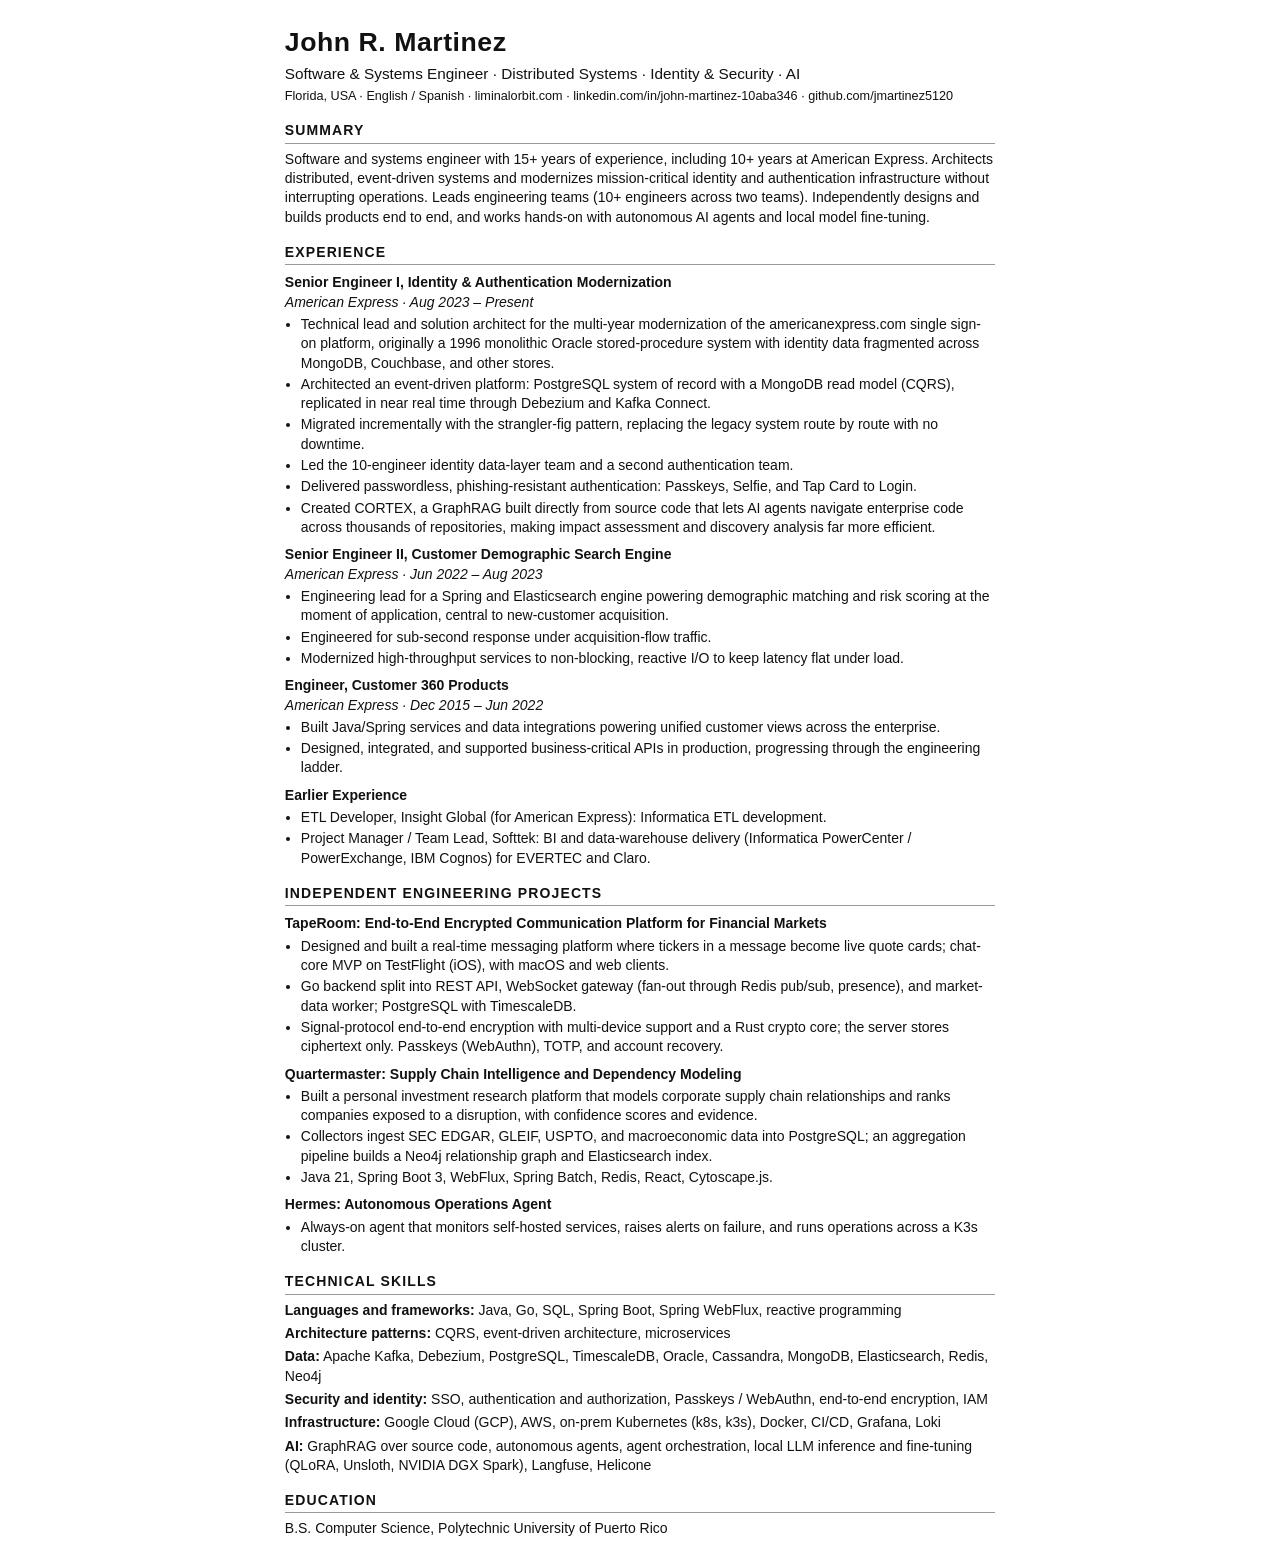
<file: site/resume.html>
<!doctype html>
<html lang="en">
<head>
<meta charset="utf-8">
<meta name="viewport" content="width=device-width, initial-scale=1">
<title>John R. Martinez · Résumé</title>
<meta name="robots" content="noindex">
<!-- ATS-friendly résumé: one column, standard headings, real text, no tables or graphics.
     resume.pdf is printed from this file with headless Chrome (Letter, default margins from @page). -->
<style>
  @page { size: Letter; margin: 0.6in 0.65in; }
  body { font-family: Helvetica, Arial, sans-serif; font-size: 10.5pt; line-height: 1.38; color: #111; max-width: 7.4in; margin: 24px auto; padding: 0 16px; }
  @media print { body { margin: 0; padding: 0; } }
  h1 { font-size: 20pt; margin: 0; letter-spacing: .02em; }
  .title { font-size: 11.5pt; margin: 2px 0 4px; }
  .contact { font-size: 9.5pt; margin: 0; }
  .contact a { color: #111; text-decoration: none; }
  h2 { font-size: 10.5pt; text-transform: uppercase; letter-spacing: .08em; border-bottom: 1px solid #999; padding-bottom: 2px; margin: 16px 0 6px; }
  h3 { font-size: 10.5pt; margin: 8px 0 0; }
  .meta { margin: 0; font-style: italic; }
  p { margin: 4px 0; }
  ul { margin: 3px 0 0 16px; padding: 0; }
  li { margin: 2px 0; }
</style>
</head>
<body>

<h1>John R. Martinez</h1>
<p class="title">Software &amp; Systems Engineer · Distributed Systems · Identity &amp; Security · AI</p>
<p class="contact">Florida, USA · English / Spanish · <a href="https://liminalorbit.com">liminalorbit.com</a> · <a href="https://www.linkedin.com/in/john-martinez-10aba346">linkedin.com/in/john-martinez-10aba346</a> · <a href="https://github.com/jmartinez5120">github.com/jmartinez5120</a></p>

<h2>Summary</h2>
<p>Software and systems engineer with 15+ years of experience, including 10+ years at American Express. Architects distributed, event-driven systems and modernizes mission-critical identity and authentication infrastructure without interrupting operations. Leads engineering teams (10+ engineers across two teams). Independently designs and builds products end to end, and works hands-on with autonomous AI agents and local model fine-tuning.</p>

<h2>Experience</h2>

<h3>Senior Engineer I, Identity &amp; Authentication Modernization</h3>
<p class="meta">American Express · Aug 2023 – Present</p>
<ul>
  <li>Technical lead and solution architect for the multi-year modernization of the americanexpress.com single sign-on platform, originally a 1996 monolithic Oracle stored-procedure system with identity data fragmented across MongoDB, Couchbase, and other stores.</li>
  <li>Architected an event-driven platform: PostgreSQL system of record with a MongoDB read model (CQRS), replicated in near real time through Debezium and Kafka Connect.</li>
  <li>Migrated incrementally with the strangler-fig pattern, replacing the legacy system route by route with no downtime.</li>
  <li>Led the 10-engineer identity data-layer team and a second authentication team.</li>
  <li>Delivered passwordless, phishing-resistant authentication: Passkeys, Selfie, and Tap Card to Login.</li>
  <li>Created CORTEX, a GraphRAG built directly from source code that lets AI agents navigate enterprise code across thousands of repositories, making impact assessment and discovery analysis far more efficient.</li>
</ul>

<h3>Senior Engineer II, Customer Demographic Search Engine</h3>
<p class="meta">American Express · Jun 2022 – Aug 2023</p>
<ul>
  <li>Engineering lead for a Spring and Elasticsearch engine powering demographic matching and risk scoring at the moment of application, central to new-customer acquisition.</li>
  <li>Engineered for sub-second response under acquisition-flow traffic.</li>
  <li>Modernized high-throughput services to non-blocking, reactive I/O to keep latency flat under load.</li>
</ul>

<h3>Engineer, Customer 360 Products</h3>
<p class="meta">American Express · Dec 2015 – Jun 2022</p>
<ul>
  <li>Built Java/Spring services and data integrations powering unified customer views across the enterprise.</li>
  <li>Designed, integrated, and supported business-critical APIs in production, progressing through the engineering ladder.</li>
</ul>

<h3>Earlier Experience</h3>
<ul>
  <li>ETL Developer, Insight Global (for American Express): Informatica ETL development.</li>
  <li>Project Manager / Team Lead, Softtek: BI and data-warehouse delivery (Informatica PowerCenter / PowerExchange, IBM Cognos) for EVERTEC and Claro.</li>
</ul>

<h2>Independent Engineering Projects</h2>

<h3>TapeRoom: End-to-End Encrypted Communication Platform for Financial Markets</h3>
<ul>
  <li>Designed and built a real-time messaging platform where tickers in a message become live quote cards; chat-core MVP on TestFlight (iOS), with macOS and web clients.</li>
  <li>Go backend split into REST API, WebSocket gateway (fan-out through Redis pub/sub, presence), and market-data worker; PostgreSQL with TimescaleDB.</li>
  <li>Signal-protocol end-to-end encryption with multi-device support and a Rust crypto core; the server stores ciphertext only. Passkeys (WebAuthn), TOTP, and account recovery.</li>
</ul>

<h3>Quartermaster: Supply Chain Intelligence and Dependency Modeling</h3>
<ul>
  <li>Built a personal investment research platform that models corporate supply chain relationships and ranks companies exposed to a disruption, with confidence scores and evidence.</li>
  <li>Collectors ingest SEC EDGAR, GLEIF, USPTO, and macroeconomic data into PostgreSQL; an aggregation pipeline builds a Neo4j relationship graph and Elasticsearch index.</li>
  <li>Java 21, Spring Boot 3, WebFlux, Spring Batch, Redis, React, Cytoscape.js.</li>
</ul>

<h3>Hermes: Autonomous Operations Agent</h3>
<ul>
  <li>Always-on agent that monitors self-hosted services, raises alerts on failure, and runs operations across a K3s cluster.</li>
</ul>

<h2>Technical Skills</h2>
<p><strong>Languages and frameworks:</strong> Java, Go, SQL, Spring Boot, Spring WebFlux, reactive programming</p>
<p><strong>Architecture patterns:</strong> CQRS, event-driven architecture, microservices</p>
<p><strong>Data:</strong> Apache Kafka, Debezium, PostgreSQL, TimescaleDB, Oracle, Cassandra, MongoDB, Elasticsearch, Redis, Neo4j</p>
<p><strong>Security and identity:</strong> SSO, authentication and authorization, Passkeys / WebAuthn, end-to-end encryption, IAM</p>
<p><strong>Infrastructure:</strong> Google Cloud (GCP), AWS, on-prem Kubernetes (k8s, k3s), Docker, CI/CD, Grafana, Loki</p>
<p><strong>AI:</strong> GraphRAG over source code, autonomous agents, agent orchestration, local LLM inference and fine-tuning (QLoRA, Unsloth, NVIDIA DGX Spark), Langfuse, Helicone</p>

<h2>Education</h2>
<p>B.S. Computer Science, Polytechnic University of Puerto Rico</p>

</body>
</html>
</file>
<file: site/styles.css>
/* Palette lifted from liminalorbit.com */
:root {
  --bg: #0b0d10;
  --bg-raised: #11151a;
  --line: #1c252c;
  --text: #cfe8ef;
  --white: #e8f1f3;
  --muted: #6f8a93;
  --cyan: #1fd1e0;
  --amber: #f5a524;
  --sans: system-ui, -apple-system, "Segoe UI", sans-serif;
  --mono: ui-monospace, "SF Mono", Menlo, Consolas, monospace;
  --max: 1160px;
}

* { box-sizing: border-box; }
body {
  margin: 0;
  background: var(--bg);
  color: var(--text);
  font-family: var(--sans);
  font-weight: 300;
  line-height: 1.7;
  -webkit-font-smoothing: antialiased;
}
a { color: var(--cyan); text-decoration: none; }
a:hover { color: var(--amber); }
strong { font-weight: 500; color: var(--white); }
code { font-family: var(--mono); font-size: .9em; color: var(--cyan); }

/* ---------- Orbit mark ---------- */
.orbit { display: block; overflow: visible; }
.orbit .ring {
  fill: none;
  stroke: var(--cyan);
  stroke-width: 1;
  vector-effect: non-scaling-stroke;
}
.orbit .dot { fill: var(--amber); }

/* Hero mark: exact CSS from liminalorbit.com (120px ring, 10px dot, both glowing). */
.orbit-mark {
  width: 120px;
  height: 120px;
  border: 1px solid var(--cyan);
  border-radius: 50%;
  position: relative;
  margin-bottom: 32px;
  box-shadow: 0 0 40px #1fd1e033;
}
.orbit-mark::after {
  content: "";
  position: absolute;
  width: 10px;
  height: 10px;
  background: var(--amber);
  border-radius: 50%;
  top: -5px;
  left: 55px;
  box-shadow: 0 0 12px var(--amber);
}

/* ---------- Nav ---------- */
.nav {
  position: fixed;
  inset: 0 0 auto 0;
  z-index: 10;
  display: flex;
  align-items: center;
  justify-content: space-between;
  padding: 18px clamp(20px, 5vw, 48px);
  background: linear-gradient(var(--bg) 40%, transparent);
}
.brand {
  display: flex;
  align-items: center;
  gap: 12px;
  color: var(--text);
  letter-spacing: .3em;
  text-transform: uppercase;
  font-size: .78rem;
  white-space: nowrap;
}
.brand .orbit { width: 26px; height: 26px; }
/* Section rail: fixed on the right edge, vertically centered. The amber dot rides a thin
   track beside the labels and marks where the reader is in the page (see main.js). */
.rail {
  position: fixed;
  right: clamp(16px, 2.5vw, 36px);
  top: 50%;
  transform: translateY(-50%);
  display: flex;
  flex-direction: column;
  align-items: flex-end;
  gap: 22px;
  list-style: none;
  margin: 0;
  padding: 0 22px 0 0; /* room for the track */
}
.rail a {
  display: block;
  color: var(--muted);
  font-size: .66rem;
  letter-spacing: .2em;
  text-transform: uppercase;
  line-height: 1;
  transition: color .2s, opacity .25s;
}
.rail a:hover, .rail a.active { color: var(--cyan); }
.rail-track {
  position: absolute;
  right: 4px;
  top: 0;
  bottom: 0;
  width: 1px;
  background: var(--line);
}
.rail-dot {
  position: absolute;
  left: -4px;
  top: 0;
  width: 9px;
  height: 9px;
  margin-top: -4.5px;
  border-radius: 50%;
  background: var(--amber);
  box-shadow: 0 0 10px var(--amber);
  will-change: transform;
}
/* Narrower than this the labels would run into the content column: show just the track and
   dot, and the labels while the rail is hovered or focused. */
@media (max-width: 1420px) {
  .rail a { opacity: 0; }
  .rail:hover a, .rail:focus-within a { opacity: 1; }
}

/* ---------- Hero ---------- */
.hero {
  min-height: 100vh;
  min-height: 100svh;
  display: flex;
  flex-direction: column;
  align-items: center;
  justify-content: center;
  text-align: center;
  padding: 120px 24px 80px;
}
.hero h1 {
  font-weight: 300;
  letter-spacing: .3em;
  text-transform: uppercase;
  font-size: clamp(1.6rem, 4.5vw, 2.8rem);
  margin: 0 0 0 .3em; /* offsets trailing letter-spacing so it centers */
  line-height: 1.2;
}
.hero .tagline { color: var(--muted); letter-spacing: .1em; margin: 14px 0 0; }
.hero .statement { margin: 22px 0 0; color: var(--text); letter-spacing: .1em; max-width: 70ch; line-height: 1.6; }
.hero .status {
  margin-top: 36px;
  font-family: var(--mono);
  font-size: .8rem;
  color: var(--muted);
}
/* Same glowing amber dot as the rail marker */
.glow-dot {
  display: inline-block;
  width: 9px;
  height: 9px;
  margin: 0 2px;
  border-radius: 50%;
  background: var(--amber);
  box-shadow: 0 0 10px var(--amber);
  vertical-align: 0;
}
.scroll-cue {
  margin-top: 64px;
  width: 1px;
  height: 56px;
  background: linear-gradient(var(--cyan), transparent);
  opacity: .6;
}

/* ---------- Sections ---------- */
main section {
  max-width: var(--max);
  margin: 0 auto;
  padding: 112px clamp(20px, 5vw, 48px);
  border-top: 1px solid var(--line);
  /* Each section is its own screen: at least a viewport tall, content centered vertically.
     Taller sections just scroll. */
  min-height: 100vh;
  min-height: 100svh;
  display: flex;
  flex-direction: column;
  justify-content: center;
}
.eyebrow {
  font-family: var(--mono);
  font-size: .72rem;
  color: var(--amber);
  letter-spacing: .15em;
  margin: 0 0 10px;
}
h2 {
  font-weight: 300;
  letter-spacing: .25em;
  text-transform: uppercase;
  font-size: 1.35rem;
  color: var(--white);
  margin: 0 0 40px;
}
h3 { font-weight: 500; font-size: 1.05rem; margin: 0 0 6px; color: var(--white); }
.lede { font-size: 1.15rem; max-width: 70ch; }
.lede.full { max-width: none; }
/* Sections are flex columns (vertical centering), so margins don't collapse. */
main section > .lede { margin-top: 0; }
.muted { color: var(--muted); }

/* Small mono label used across components */
.label, .facts dt, .case .class, .case .state, .timeline .when, .org span {
  font-family: var(--mono);
  letter-spacing: .1em;
}

/* ---------- About ---------- */
.prose { max-width: 68ch; }
.prose p { margin: 0 0 18px; color: #a9bfc6; }
.prose .lede { color: var(--text); font-size: 1.15rem; margin-bottom: 22px; }

/* whoami prose and the Java builder side by side; stacked on narrower screens */
.about-grid { display: grid; grid-template-columns: minmax(0, 1fr) auto; gap: 104px; align-items: center; }
.about-grid .prose p:last-child { margin-bottom: 0; }
.about-grid .code { margin: 0; }
.about-grid .terminal { font-size: .78rem; }
@media (max-width: 1000px) {
  .about-grid { grid-template-columns: minmax(0, 1fr); gap: 48px; }
  .about-grid .terminal { font-size: .85rem; }
}

/* Engineering identity: a code listing on the page, not in a panel */
.code { margin: 56px 0 0; max-width: 100%; }
.code figcaption {
  display: flex;
  justify-content: space-between;
  max-width: 64ch;
  padding-bottom: 10px;
  margin-bottom: 18px;
  border-bottom: 1px solid var(--line);
  font-family: var(--mono);
  font-size: .68rem;
  letter-spacing: .12em;
  color: var(--muted);
}
.terminal {
  margin: 0;
  padding: 0;
  font-family: var(--mono);
  font-size: .85rem;
  line-height: 1.75;
  color: var(--white);
  overflow-x: auto; /* long lines scroll inside the listing, never the page */
  -webkit-overflow-scrolling: touch;
}
.terminal code { font: inherit; color: inherit; }
.terminal .k { color: var(--cyan); }
.terminal .s { color: #8fa6b4; }
.terminal .t { color: var(--amber); }

/* ---------- Disciplines ---------- */
.disciplines {
  display: grid;
  grid-template-columns: repeat(auto-fit, minmax(270px, 1fr));
  gap: 44px 48px;
}
.disciplines h3 {
  display: flex;
  gap: 14px;
  align-items: baseline;
  padding-bottom: 12px;
  margin-bottom: 14px;
  border-bottom: 1px solid var(--line);
  font-weight: 400;
  font-size: .75rem;
  letter-spacing: .2em;
  text-transform: uppercase;
}
.disciplines h3 span { font-family: var(--mono); font-size: .7rem; color: var(--amber); letter-spacing: .05em; }
.disciplines ul, .timeline ul, .research ul { list-style: none; margin: 0; padding: 0; }
.disciplines li { position: relative; padding-left: 18px; margin: 6px 0; color: #a9bfc6; }
.disciplines li::before, .timeline ul li::before {
  content: "";
  position: absolute;
  left: 0;
  top: .72em;
  width: 7px;
  height: 1px;
  background: var(--cyan);
}

/* ---------- Experience ---------- */
.org {
  display: flex;
  flex-wrap: wrap;
  justify-content: space-between;
  gap: 4px 16px;
  align-items: baseline;
  margin: 0 0 28px;
  padding-bottom: 12px;
  border-bottom: 1px solid var(--line);
}
.org strong { font-weight: 400; letter-spacing: .2em; text-transform: uppercase; font-size: .75rem; }
.org span { font-size: .72rem; color: var(--muted); }
.timeline + .org { margin-top: 24px; }
.timeline { list-style: none; padding: 0; margin: 0; position: relative; }
.timeline::before {
  content: "";
  position: absolute;
  left: 5px; top: 8px; bottom: 8px;
  width: 1px;
  background: var(--line);
}
.timeline > li { position: relative; padding: 0 0 40px 36px; }
.timeline > li::before {
  content: "";
  position: absolute;
  left: 0; top: 8px;
  width: 11px; height: 11px;
  border-radius: 50%;
  border: 1px solid var(--cyan);
  background: var(--bg);
}
/* Current role: the same glowing amber dot as the rail marker (9px, centered on the line) */
.timeline:first-of-type > li:first-child::before {
  left: 1px; top: 9px;
  width: 9px; height: 9px;
  border: 0;
  background: var(--amber);
  box-shadow: 0 0 10px var(--amber);
}
.timeline .when { font-size: .72rem; color: var(--muted); }
.timeline h3 { margin-top: 2px; }
.timeline .problem { margin: 8px 0 12px; color: var(--muted); max-width: 72ch; }
.timeline ul li { position: relative; padding-left: 18px; margin: 6px 0; color: #a9bfc6; max-width: 76ch; }
.timeline ul strong { color: var(--white); }
.timeline .stack { margin: 12px 0 0; font-family: var(--mono); font-size: .72rem; color: var(--muted); letter-spacing: .04em; }

/* ---------- Architecture ---------- */
.quote { margin: 0 0 40px; padding: 4px 0 4px 22px; border-left: 2px solid var(--cyan); max-width: none; }
.quote p { margin: 0; font-size: 1.35rem; font-weight: 300; line-height: 1.5; color: var(--white); }
.quote cite { display: block; margin-top: 12px; font-family: var(--mono); font-style: normal; font-size: .72rem; letter-spacing: .12em; color: var(--amber); }
.quote cite::before { content: "— "; }
/* Patterns: constraint → decision → trade-off, one row per pattern */
.patterns { border-top: 1px solid var(--line); }
.pattern {
  display: grid;
  grid-template-columns: minmax(0, 1fr) minmax(0, 3fr);
  gap: 12px 40px;
  padding: 24px 0;
  border-bottom: 1px solid var(--line);
}
.pattern h3 { margin: 0; color: var(--cyan); font-weight: 400; }
.pattern .where { margin: 4px 0 0; font-family: var(--mono); font-size: .68rem; letter-spacing: .1em; text-transform: uppercase; color: var(--muted); }
.pattern dl { margin: 0; display: grid; gap: 10px; align-content: start; align-self: center; } /* text centered against the diagram */
.pattern dl > div { display: grid; grid-template-columns: 150px minmax(0, 1fr); gap: 16px; }
.pattern dt { font-family: var(--mono); font-size: .66rem; letter-spacing: .12em; text-transform: uppercase; color: var(--muted); padding-top: .35em; }
.pattern dd { margin: 0; color: #a9bfc6; }
.pattern dl > div:last-child dd { color: var(--text); }
/* Pattern diagrams: orbit-style cyan lines and rings, glowing amber dots */
.diagram { margin: 20px 0 0; max-width: 300px; }
.diagram svg { display: block; width: 100%; height: auto; overflow: visible; }
.diagram .l { fill: none; stroke: var(--cyan); stroke-width: 1; opacity: .55; }
.diagram .dash { stroke-dasharray: 3 4; }
.diagram .n { fill: var(--bg); stroke: var(--cyan); stroke-width: 1; }
.diagram .d { fill: var(--amber); filter: drop-shadow(0 0 3px var(--amber)) drop-shadow(0 0 8px var(--amber)); } /* same halo as the rail dot */
.diagram .flash { fill: none; stroke: var(--amber); stroke-width: 1.5; filter: drop-shadow(0 0 4px var(--amber)); }
.diagram text { font-family: var(--mono); font-size: 10.5px; letter-spacing: .04em; fill: var(--muted); }
/* Project architecture diagrams: full width, scroll sideways on narrow screens */
.diagram.wide {
  max-width: none;
  margin: 0 0 28px;
  padding: 22px 0;
  border-top: 1px dashed var(--line);
  border-bottom: 1px dashed var(--line);
  overflow-x: auto;
}
.diagram.wide svg { min-width: 680px; overflow: visible; }
.diagram.wide text { font-size: 10px; }
.toolkit { margin-top: 36px; }
.toolkit h3 { font-family: var(--mono); font-weight: 400; font-size: .72rem; letter-spacing: .16em; text-transform: uppercase; color: var(--amber); margin-bottom: 14px; }
.chips { display: flex; flex-wrap: wrap; gap: 8px; list-style: none; margin: 0; padding: 0; }
.chips li { font-family: var(--mono); font-size: .76rem; padding: 5px 12px; border: 1px solid var(--line); border-radius: 999px; color: var(--text); }
@media (max-width: 860px) {
  .pattern { grid-template-columns: minmax(0, 1fr); }
  .pattern dl > div { grid-template-columns: minmax(0, 1fr); gap: 2px; }
}

/* ---------- Projects (case studies) ---------- */
.case { padding: 36px 0 44px; border-top: 1px solid var(--line); }
.case:last-child { padding-bottom: 0; }
.case header { display: grid; grid-template-columns: 1fr auto; gap: 4px 24px; align-items: baseline; margin-bottom: 16px; }
.case .class { grid-column: 1 / -1; margin: 0; font-size: .7rem; text-transform: uppercase; color: var(--amber); }
.case h3 { margin: 0; font-size: 1.35rem; font-weight: 500; }
.case .state { margin: 0; font-size: .68rem; color: var(--muted); text-align: right; }
.case .overview { margin: 0 0 24px; max-width: 70ch; color: #a9bfc6; }
.facts { display: grid; grid-template-columns: repeat(auto-fit, minmax(300px, 1fr)); gap: 20px 40px; margin: 0; }
.facts dt { font-size: .66rem; text-transform: uppercase; color: var(--muted); margin-bottom: 4px; }
.facts dd { margin: 0; color: #a9bfc6; line-height: 1.6; }
.facts code { font-size: .85em; }

/* ---------- Research ---------- */
.research { display: grid; grid-template-columns: repeat(auto-fit, minmax(270px, 1fr)); gap: 40px 48px; }
.research h3 {
  display: flex;
  align-items: center;
  gap: 10px;
  padding-bottom: 12px;
  margin-bottom: 14px;
  border-bottom: 1px solid var(--line);
  font-family: var(--mono);
  font-weight: 400;
  font-size: .72rem;
  letter-spacing: .16em;
  text-transform: uppercase;
}
.research h3::before { content: ""; width: 7px; height: 7px; border-radius: 50%; border: 1px solid currentColor; }
.research .live { color: var(--amber); }
.research .live::before { background: currentColor; }
.research .done { color: var(--cyan); }
.research .done::before { background: currentColor; }
.research .next { color: var(--muted); }
.research li { margin: 0 0 12px; color: #a9bfc6; }
.research li strong { color: var(--white); }

/* ---------- Principles ---------- */
.principles { display: grid; grid-template-columns: repeat(auto-fit, minmax(280px, 1fr)); gap: 0 48px; }
.principles > div { padding: 22px 0; border-top: 1px solid var(--line); }
.principles p { margin: 0; color: var(--muted); }
.method { margin-top: 64px; }
.method .sub { font-family: var(--mono); font-weight: 400; font-size: .72rem; letter-spacing: .16em; text-transform: uppercase; color: var(--amber); }
.method > p { max-width: 70ch; margin: 0 0 24px; }
.steps { counter-reset: step; list-style: none; margin: 0; padding: 0; display: grid; gap: 28px; grid-template-columns: repeat(auto-fit, minmax(200px, 1fr)); }
.steps li::before {
  counter-increment: step;
  content: "0" counter(step);
  display: block;
  font-family: var(--mono);
  color: var(--amber);
  font-size: .72rem;
  margin-bottom: 6px;
}
.steps h4 { margin: 0 0 4px; font-weight: 500; color: var(--white); font-size: .95rem; }
.steps p { margin: 0; color: var(--muted); }
.steps .out { margin-top: 10px; font-family: var(--mono); font-size: .75rem; color: var(--text); }

/* ---------- Footer ---------- */
footer {
  text-align: center;
  padding: 96px 24px 64px;
  border-top: 1px solid var(--line);
}
footer .orbit { width: 48px; height: 48px; margin: 0 auto 24px; }
footer .links { display: flex; justify-content: center; flex-wrap: wrap; gap: 28px; letter-spacing: .2em; text-transform: uppercase; font-size: .75rem; }
footer .off { margin: 32px auto 0; max-width: 60ch; font-size: .8rem; color: var(--muted); }
footer small { display: block; margin-top: 20px; color: var(--muted); letter-spacing: .1em; }

/* Keyboard focus that's visible on the dark background */
a:focus-visible { outline: 1px solid var(--cyan); outline-offset: 4px; }

@media (max-width: 780px) { .rail { display: none; } }
@media (max-width: 720px) {
  .terminal { font-size: .74rem; }
  .quote p { font-size: 1.15rem; }
  main section { padding-top: 88px; padding-bottom: 88px; }
  .case header { grid-template-columns: 1fr; }
  .case .state { text-align: left; }
  .timeline > li { padding-left: 28px; }
}

/* ---------- Loading intro (nanoparticles assemble the hero) ---------- */
#intro { display: none; }
html.intro { overflow: hidden; }
html.intro #intro {
  display: block;
  position: fixed;
  inset: 0;
  z-index: 100;
  background: var(--bg);
  transition: opacity .45s ease;
}
#intro canvas { position: absolute; inset: 0; width: 100%; height: 100%; image-rendering: pixelated; }
#intro.done { opacity: 0; pointer-events: none; }
.intro-hud {
  position: absolute;
  left: clamp(20px, 5vw, 48px);
  right: clamp(20px, 5vw, 48px);
  bottom: 32px;
  display: flex;
  justify-content: space-between;
  gap: 16px;
  font-family: var(--mono);
  font-size: .72rem;
  letter-spacing: .12em;
  color: var(--muted);
}
#intro-status { color: var(--cyan); white-space: pre; }
@media (max-width: 600px) { .intro-skip { display: none; } }

/* Logo dot stays dark while the particles assemble, then powers on: a flicker, a flare
   past full brightness, then it settles at its normal glow. */
html.intro .orbit-mark::after { opacity: 0; }
html.intro .orbit-mark.power-on::after { animation: dot-power-on .95s ease-out forwards; }
@keyframes dot-power-on {
  0%   { opacity: 0;   box-shadow: 0 0 0 var(--amber);            filter: brightness(1); }
  12%  { opacity: .7;  box-shadow: 0 0 8px var(--amber);          filter: brightness(1.1); }
  22%  { opacity: .2;  box-shadow: 0 0 2px var(--amber);          filter: brightness(1); }
  50%  { opacity: 1;   box-shadow: 0 0 32px 8px var(--amber);     filter: brightness(1.7); }
  100% { opacity: 1;   box-shadow: 0 0 12px var(--amber);         filter: brightness(1); }
}
</file>
